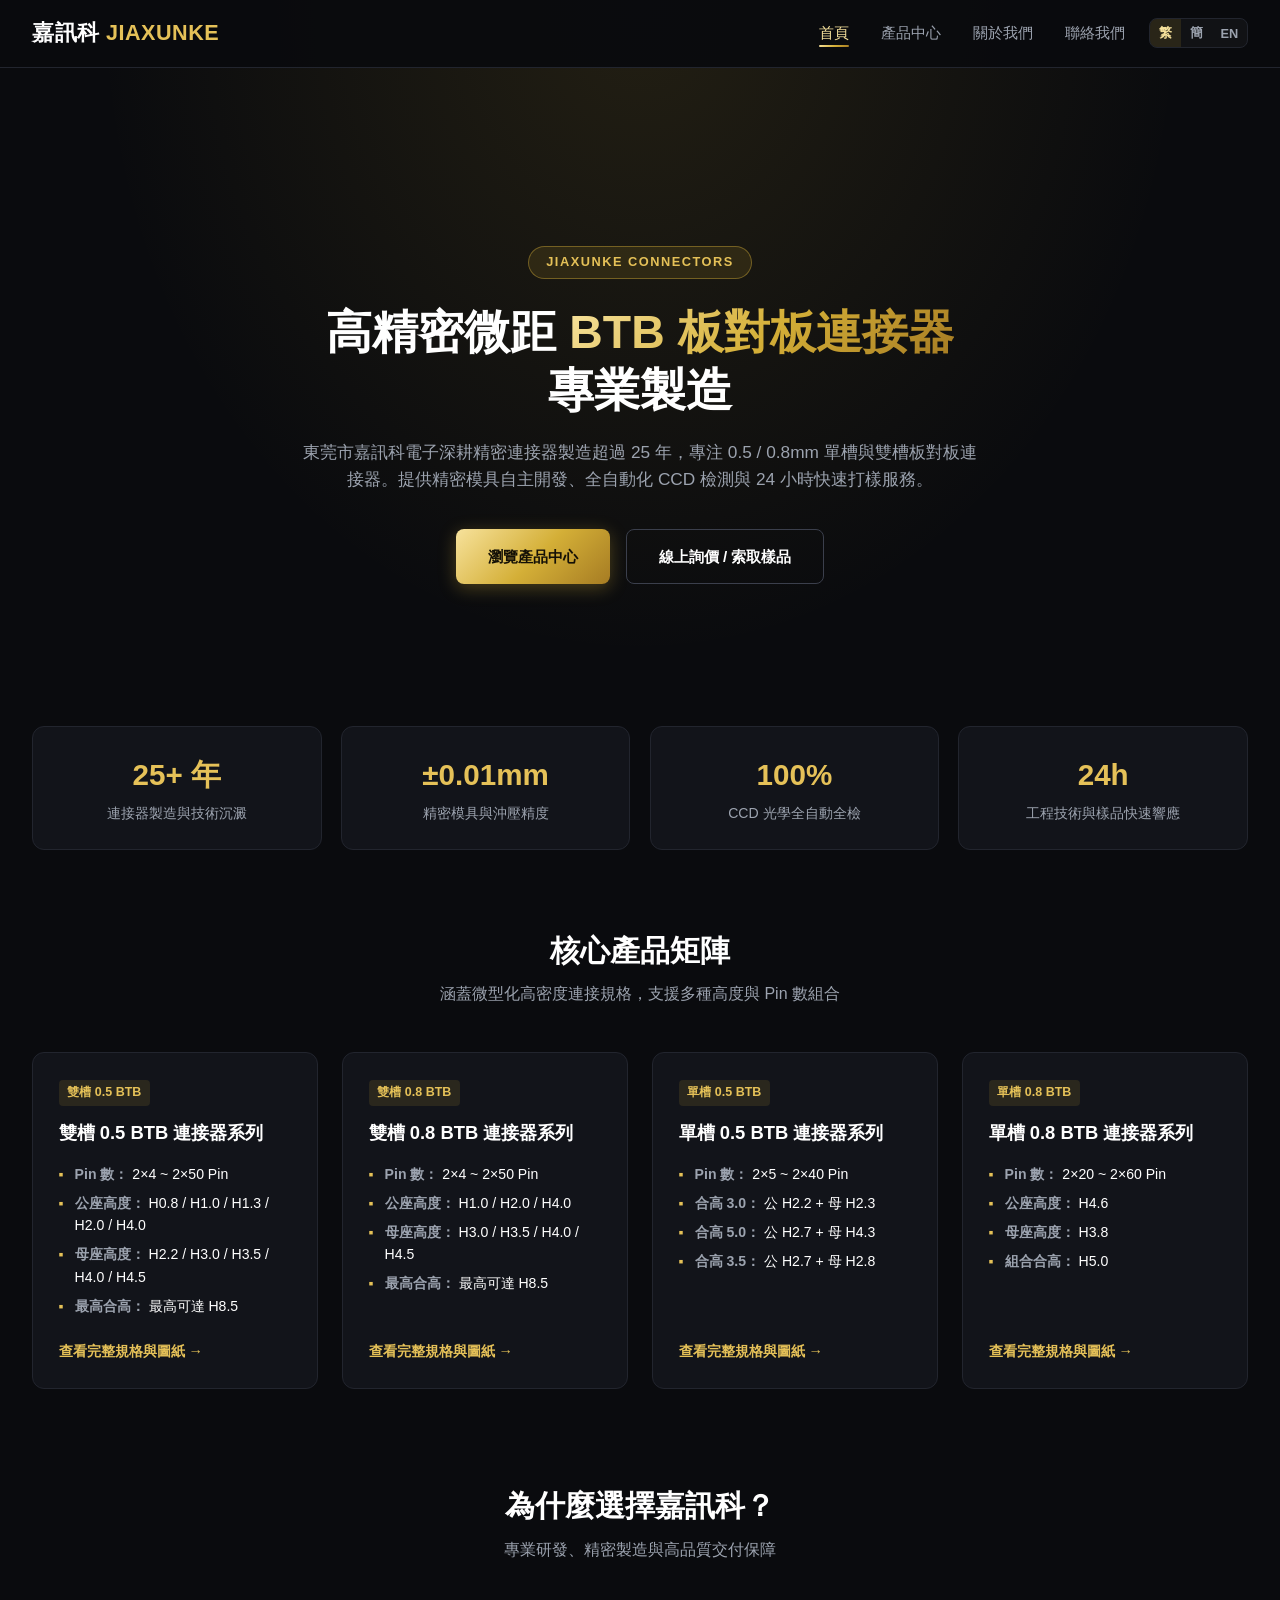
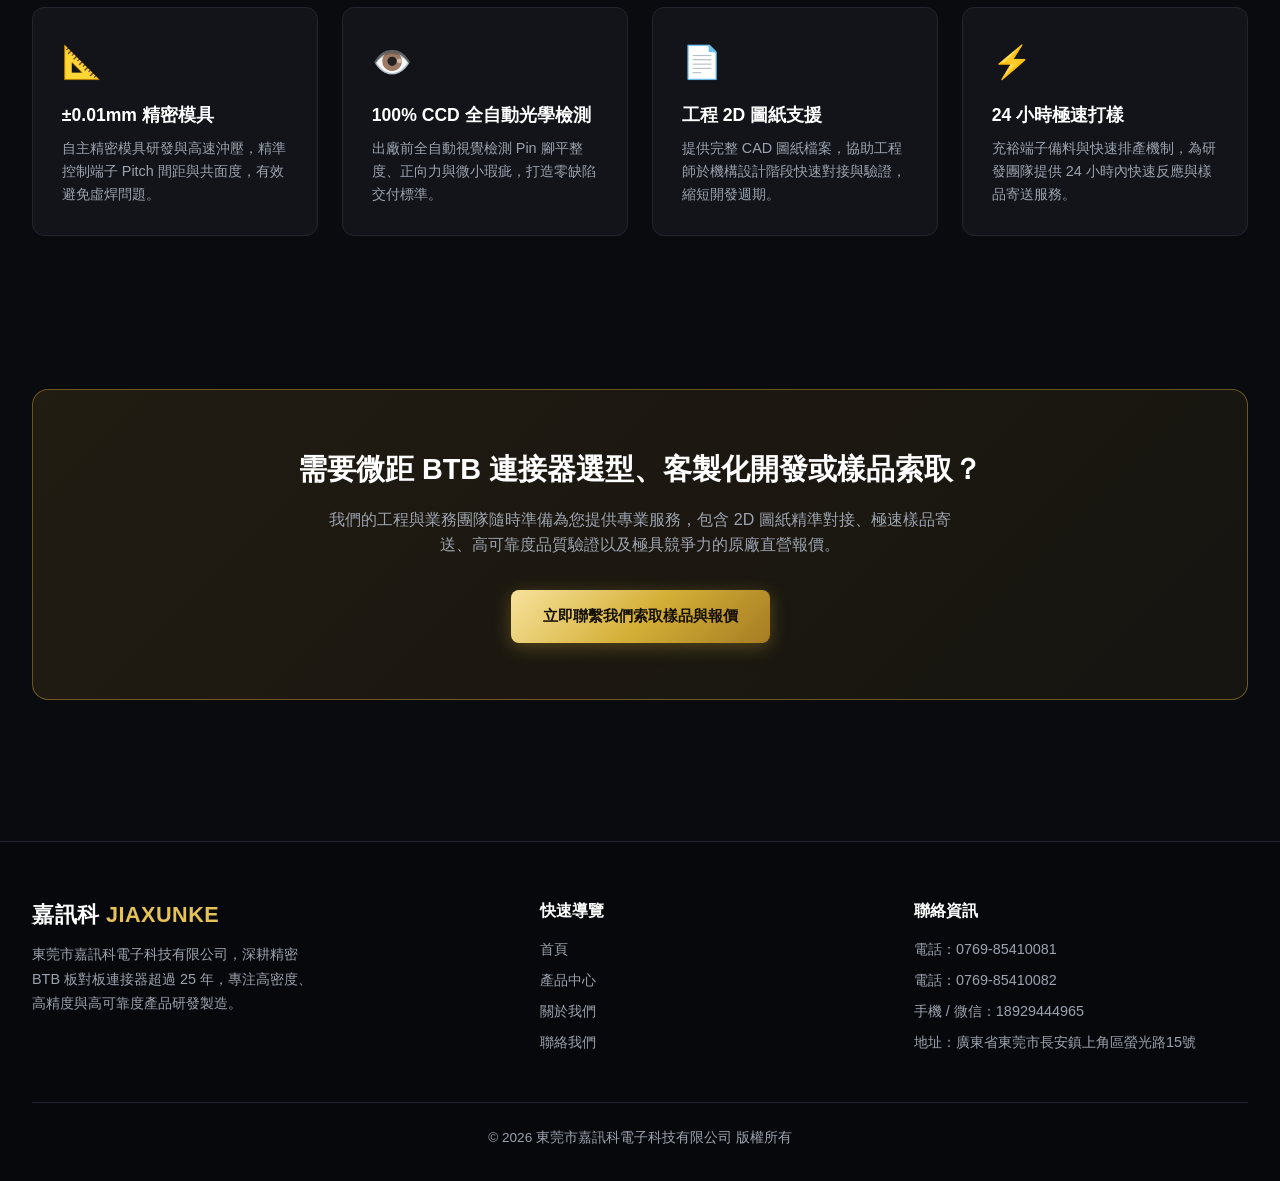
<file: index.html>
<!DOCTYPE html>
<html lang="zh-Hant">
<head>
  <meta charset="UTF-8">
  <meta name="viewport" content="width=device-width, initial-scale=1.0">
  <title>東莞市嘉訊科電子科技有限公司 | 高精密微距 BTB 板對板連接器專業製造</title>
  <meta name="description" content="東莞市嘉訊科電子深耕精密連接器製造超過 25 年，專注 0.5mm / 0.8mm 單槽與雙槽 BTB 板對板連接器研發製造。提供精密模具自主開發、100% CCD 全檢與 24 小時快速打樣服務。">
  <meta name="keywords" content="嘉訊科, BTB連接器, 板對板連接器, 0.5mm BTB, 0.8mm BTB, 微距連接器, 東莞連接器廠, 精密模具開發">
  <meta name="author" content="東莞市嘉訊科電子科技有限公司">
  <meta property="og:type" content="website">
  <meta property="og:title" content="東莞市嘉訊科電子科技有限公司 | 高精密微距 BTB 板對板連接器專業製造">
  <meta property="og:description" content="深耕 0.5/0.8mm BTB 板對板連接器，提供精密模具自主開發、全自動組裝與 24h 樣品響應。">
  <meta property="og:locale" content="zh_TW">
  <link rel="stylesheet" href="style.css">
  <style>
    .hero {
      min-height: 86vh;
      display: flex;
      align-items: center;
      justify-content: center;
      text-align: center;
      padding: 8.5rem 2rem 5rem;
      background: radial-gradient(ellipse at 50% 0%, var(--gold-tint) 0%, transparent 60%);
    }
    .hero-content { max-width: 920px; }
    .hero-tag {
      display: inline-block;
      padding: 0.35rem 1.1rem;
      background: var(--gold-tint);
      border: 1px solid var(--gold-border);
      color: var(--accent);
      border-radius: 20px;
      font-size: 0.8rem;
      font-weight: 600;
      letter-spacing: 1.5px;
      margin-bottom: 1.5rem;
    }
    .hero h1 {
      font-size: clamp(2rem, 5vw, 2.9rem);
      font-weight: 800;
      color: #FFF;
      line-height: 1.25;
      margin-bottom: 1.2rem;
    }
    .hero h1 span {
      background: var(--gold-gradient);
      -webkit-background-clip: text;
      -webkit-text-fill-color: transparent;
      background-clip: text;
    }
    .hero p {
      font-size: 1.08rem;
      color: var(--text-muted);
      margin: 0 auto 2.2rem;
      max-width: 680px;
    }
    .btn-group { display: flex; gap: 1rem; justify-content: center; flex-wrap: wrap; }

    .hero-stats {
      max-width: 1280px;
      margin: -3rem auto 0;
      padding: 0 2rem;
      display: grid;
      grid-template-columns: repeat(auto-fit, minmax(200px, 1fr));
      gap: 1.2rem;
      position: relative;
      z-index: 10;
    }
    .stat-item {
      background: var(--bg-card);
      border: 1px solid var(--border);
      border-radius: var(--radius);
      padding: 1.5rem 1.2rem;
      text-align: center;
      transition: border-color 0.25s, transform 0.25s;
    }
    .stat-item:hover { border-color: var(--gold-border); transform: translateY(-3px); }
    .stat-num { font-size: 1.85rem; font-weight: 700; color: var(--accent); margin-bottom: 0.25rem; }
    .stat-desc { font-size: 0.88rem; color: var(--text-muted); }

    .section { max-width: 1280px; margin: 0 auto; padding: 4.8rem 2rem; }
    .section.section-compact { padding-top: 1rem; }
    .section-title { text-align: center; margin-bottom: 2.8rem; }
    .section-title h2 { font-size: 1.85rem; color: #FFF; margin-bottom: 0.45rem; font-weight: 700; }
    .section-title p { color: var(--text-muted); font-size: 1rem; }

    .product-grid {
      display: grid;
      grid-template-columns: repeat(auto-fill, minmax(270px, 1fr));
      gap: 1.5rem;
    }
    .product-card {
      background: var(--bg-card);
      border: 1px solid var(--border);
      border-radius: var(--radius);
      padding: 1.6rem;
      display: flex;
      flex-direction: column;
      justify-content: space-between;
      transition: all 0.25s ease;
    }
    .product-card:hover { border-color: var(--accent); transform: translateY(-5px); box-shadow: var(--shadow); }
    .product-tag {
      display: inline-block;
      padding: 0.2rem 0.55rem;
      background: var(--gold-tint);
      color: var(--accent);
      font-size: 0.78rem;
      font-weight: 600;
      border-radius: 4px;
      margin-bottom: 0.7rem;
    }
    .product-card h3 { color: #FFF; font-size: 1.15rem; margin-bottom: 1rem; }
    .spec-list { list-style: none; color: var(--text-muted); margin-bottom: 1.4rem; font-size: 0.88rem; }
    .spec-list li { margin-bottom: 0.4rem; padding-left: 1rem; position: relative; }
    .spec-list li::before { content: "▪"; color: var(--accent); position: absolute; left: 0; }
    .spec-highlight { color: #FFF; font-weight: 500; }
    .product-link { color: var(--accent); font-size: 0.9rem; font-weight: 600; display: inline-flex; gap: 0.35rem; }
    .product-link:hover { color: var(--accent-light); }

    .feature-grid {
      display: grid;
      grid-template-columns: repeat(auto-fit, minmax(250px, 1fr));
      gap: 1.5rem;
    }
    .feature-card {
      background: var(--bg-card);
      border: 1px solid var(--border);
      border-radius: var(--radius);
      padding: 1.8rem;
      transition: border-color 0.25s;
    }
    .feature-card:hover { border-color: var(--gold-border); }
    .feature-icon { font-size: 2rem; margin-bottom: 0.8rem; }
    .feature-card h3 { color: #FFF; font-size: 1.1rem; margin-bottom: 0.5rem; }
    .feature-card p { color: var(--text-muted); font-size: 0.9rem; }

    .cta-banner {
      background: linear-gradient(135deg, rgba(181, 137, 46, 0.14), rgba(212, 175, 55, 0.06));
      border: 1px solid var(--gold-border);
      border-radius: 16px;
      padding: 3.5rem 2rem;
      text-align: center;
    }
    .cta-banner h2 { color: #FFF; font-size: 1.8rem; margin-bottom: 0.9rem; }
    .cta-banner p { color: var(--text-muted); max-width: 640px; margin: 0 auto 2rem; }

    @media (max-width: 768px) {
      .hero h1 { font-size: 1.85rem; }
      .btn-group { flex-direction: column; width: 100%; }
      .btn-primary, .btn-secondary { width: 100%; }
      .hero-stats { margin-top: -2rem; }
    }
  </style>
</head>
<body>
  <header>
    <div class="nav-container">
      <a href="index.html" class="logo">嘉訊科 <span>JIAXUNKE</span></a>
      <ul class="nav-links">
        <li><a href="index.html" class="active" data-i18n="nav_home">首頁</a></li>
        <li><a href="products.html" data-i18n="nav_products">產品中心</a></li>
        <li><a href="about.html" data-i18n="nav_about">關於我們</a></li>
        <li><a href="contact.html" data-i18n="nav_contact">聯絡我們</a></li>
      </ul>
      <div class="lang-switch" id="lang-switch" aria-label="Language">
        <button type="button" class="lang-btn active" data-lang="zh-Hant">繁</button>
        <button type="button" class="lang-btn" data-lang="zh-Hans">簡</button>
        <button type="button" class="lang-btn" data-lang="en">EN</button>
      </div>
      <button type="button" class="menu-toggle" id="mobile-menu" aria-label="開啟選單" aria-expanded="false">
        <span></span><span></span><span></span>
      </button>
    </div>
  </header>

  <ul class="mobile-drawer" id="mobile-nav">
    <li><a href="index.html" class="active" data-i18n="nav_home">首頁</a></li>
    <li><a href="products.html" data-i18n="nav_products">產品中心</a></li>
    <li><a href="about.html" data-i18n="nav_about">關於我們</a></li>
    <li><a href="contact.html" data-i18n="nav_contact">聯絡我們</a></li>
  </ul>
  <div class="nav-backdrop" id="nav-backdrop" aria-hidden="true"></div>

  <section class="hero">
    <div class="hero-content">
      <span class="hero-tag" data-i18n="hero_tag">JIAXUNKE CONNECTORS</span>
      <h1 data-i18n="hero_h1">高精密微距 <span>BTB 板對板連接器</span><br>專業製造</h1>
      <p data-i18n="hero_p">東莞市嘉訊科電子深耕精密連接器製造超過 25 年，專注 0.5 / 0.8mm 單槽與雙槽板對板連接器。提供精密模具自主開發、全自動化 CCD 檢測與 24 小時快速打樣服務。</p>
      <div class="btn-group">
        <a href="products.html" class="btn-primary" data-i18n="btn_products">瀏覽產品中心</a>
        <a href="contact.html" class="btn-secondary" data-i18n="btn_inquiry">線上詢價 / 索取樣品</a>
      </div>
    </div>
  </section>

  <div class="hero-stats">
    <div class="stat-item">
      <div class="stat-num" data-i18n="stat1_n">25+ 年</div>
      <div class="stat-desc" data-i18n="stat1_d">連接器製造與技術沉澱</div>
    </div>
    <div class="stat-item">
      <div class="stat-num" data-i18n="stat2_n">±0.01mm</div>
      <div class="stat-desc" data-i18n="stat2_d">精密模具與沖壓精度</div>
    </div>
    <div class="stat-item">
      <div class="stat-num" data-i18n="stat3_n">100%</div>
      <div class="stat-desc" data-i18n="stat3_d">CCD 光學全自動全檢</div>
    </div>
    <div class="stat-item">
      <div class="stat-num" data-i18n="stat4_n">24h</div>
      <div class="stat-desc" data-i18n="stat4_d">工程技術與樣品快速響應</div>
    </div>
  </div>

  <section class="section">
    <div class="section-title">
      <h2 data-i18n="sec_prod_h">核心產品矩陣</h2>
      <p data-i18n="sec_prod_p">涵蓋微型化高密度連接規格，支援多種高度與 Pin 數組合</p>
    </div>
    <div class="product-grid">
      <div class="product-card">
        <div>
          <span class="product-tag" data-i18n="p1_tag">雙槽 0.5 BTB</span>
          <h3 data-i18n="p1_h">雙槽 0.5 BTB 連接器系列</h3>
          <ul class="spec-list">
            <li data-i18n="p1_s1"><strong>Pin 數：</strong> <span class="spec-highlight">2×4 ~ 2×50 Pin</span></li>
            <li data-i18n="p1_s2"><strong>公座高度：</strong> <span class="spec-highlight">H0.8 / H1.0 / H1.3 / H2.0 / H4.0</span></li>
            <li data-i18n="p1_s3"><strong>母座高度：</strong> <span class="spec-highlight">H2.2 / H3.0 / H3.5 / H4.0 / H4.5</span></li>
            <li data-i18n="p1_s4"><strong>最高合高：</strong> <span class="spec-highlight">最高可達 H8.5</span></li>
          </ul>
        </div>
        <a href="products.html" class="product-link" data-i18n="view_more">查看完整規格與圖紙 →</a>
      </div>

      <div class="product-card">
        <div>
          <span class="product-tag" data-i18n="p2_tag">雙槽 0.8 BTB</span>
          <h3 data-i18n="p2_h">雙槽 0.8 BTB 連接器系列</h3>
          <ul class="spec-list">
            <li data-i18n="p2_s1"><strong>Pin 數：</strong> <span class="spec-highlight">2×4 ~ 2×50 Pin</span></li>
            <li data-i18n="p2_s2"><strong>公座高度：</strong> <span class="spec-highlight">H1.0 / H2.0 / H4.0</span></li>
            <li data-i18n="p2_s3"><strong>母座高度：</strong> <span class="spec-highlight">H3.0 / H3.5 / H4.0 / H4.5</span></li>
            <li data-i18n="p2_s4"><strong>最高合高：</strong> <span class="spec-highlight">最高可達 H8.5</span></li>
          </ul>
        </div>
        <a href="products.html" class="product-link" data-i18n="view_more">查看完整規格與圖紙 →</a>
      </div>

      <div class="product-card">
        <div>
          <span class="product-tag" data-i18n="p3_tag">單槽 0.5 BTB</span>
          <h3 data-i18n="p3_h">單槽 0.5 BTB 連接器系列</h3>
          <ul class="spec-list">
            <li data-i18n="p3_s1"><strong>Pin 數：</strong> <span class="spec-highlight">2×5 ~ 2×40 Pin</span></li>
            <li data-i18n="p3_s2"><strong>合高 3.0：</strong> <span class="spec-highlight">公 H2.2 + 母 H2.3</span></li>
            <li data-i18n="p3_s3"><strong>合高 5.0：</strong> <span class="spec-highlight">公 H2.7 + 母 H4.3</span></li>
            <li data-i18n="p3_s4"><strong>合高 3.5：</strong> <span class="spec-highlight">公 H2.7 + 母 H2.8</span></li>
          </ul>
        </div>
        <a href="products.html" class="product-link" data-i18n="view_more">查看完整規格與圖紙 →</a>
      </div>

      <div class="product-card">
        <div>
          <span class="product-tag" data-i18n="p4_tag">單槽 0.8 BTB</span>
          <h3 data-i18n="p4_h">單槽 0.8 BTB 連接器系列</h3>
          <ul class="spec-list">
            <li data-i18n="p4_s1"><strong>Pin 數：</strong> <span class="spec-highlight">2×20 ~ 2×60 Pin</span></li>
            <li data-i18n="p4_s2"><strong>公座高度：</strong> <span class="spec-highlight">H4.6</span></li>
            <li data-i18n="p4_s3"><strong>母座高度：</strong> <span class="spec-highlight">H3.8</span></li>
            <li data-i18n="p4_s4"><strong>組合合高：</strong> <span class="spec-highlight">H5.0</span></li>
          </ul>
        </div>
        <a href="products.html" class="product-link" data-i18n="view_more">查看完整規格與圖紙 →</a>
      </div>
    </div>
  </section>

  <section class="section section-compact">
    <div class="section-title">
      <h2 data-i18n="why_h">為什麼選擇嘉訊科？</h2>
      <p data-i18n="why_p">專業研發、精密製造與高品質交付保障</p>
    </div>
    <div class="feature-grid">
      <div class="feature-card">
        <div class="feature-icon">📐</div>
        <h3 data-i18n="f1_h">±0.01mm 精密模具</h3>
        <p data-i18n="f1_p">自主精密模具研發與高速沖壓，精準控制端子 Pitch 間距與共面度，有效避免虛焊問題。</p>
      </div>
      <div class="feature-card">
        <div class="feature-icon">👁️</div>
        <h3 data-i18n="f2_h">100% CCD 全自動光學檢測</h3>
        <p data-i18n="f2_p">出廠前全自動視覺檢測 Pin 腳平整度、正向力與微小瑕疵，打造零缺陷交付標準。</p>
      </div>
      <div class="feature-card">
        <div class="feature-icon">📄</div>
        <h3 data-i18n="f3_h">工程 2D 圖紙支援</h3>
        <p data-i18n="f3_p">提供完整 CAD 圖紙檔案，協助工程師於機構設計階段快速對接與驗證，縮短開發週期。</p>
      </div>
      <div class="feature-card">
        <div class="feature-icon">⚡</div>
        <h3 data-i18n="f4_h">24 小時極速打樣</h3>
        <p data-i18n="f4_p">充裕端子備料與快速排產機制，為研發團隊提供 24 小時內快速反應與樣品寄送服務。</p>
      </div>
    </div>
  </section>

  <section class="section">
    <div class="cta-banner">
      <h2 data-i18n="cta_h">需要微距 BTB 連接器選型、客製化開發或樣品索取？</h2>
      <p data-i18n="cta_p">我們的工程與業務團隊隨時準備為您提供專業服務，包含 2D 圖紙精準對接、極速樣品寄送、高可靠度品質驗證以及極具競爭力的原廠直營報價。</p>
      <a href="contact.html" class="btn-primary" data-i18n="cta_btn">立即聯繫我們索取樣品與報價</a>
    </div>
  </section>

  <footer>
    <div class="footer-inner">
      <div class="footer-brand">
        <a href="index.html" class="logo">嘉訊科 <span>JIAXUNKE</span></a>
        <p data-i18n="footer_desc">東莞市嘉訊科電子科技有限公司，深耕精密 BTB 板對板連接器超過 25 年，專注高密度、高精度與高可靠度產品研發製造。</p>
      </div>
      <div class="footer-col">
        <h4 data-i18n="footer_nav">快速導覽</h4>
        <ul>
          <li><a href="index.html" data-i18n="nav_home">首頁</a></li>
          <li><a href="products.html" data-i18n="nav_products">產品中心</a></li>
          <li><a href="about.html" data-i18n="nav_about">關於我們</a></li>
          <li><a href="contact.html" data-i18n="nav_contact">聯絡我們</a></li>
        </ul>
      </div>
      <div class="footer-col">
        <h4 data-i18n="footer_contact">聯絡資訊</h4>
        <ul>
          <li><a href="tel:076985410081" data-i18n="footer_tel1">電話：0769-85410081</a></li>
          <li><a href="tel:076985410082" data-i18n="footer_tel2">電話：0769-85410082</a></li>
          <li><a href="tel:18929444965" data-i18n="footer_mobile">手機 / 微信：18929444965</a></li>
          <li data-i18n="footer_addr">地址：廣東省東莞市長安鎮上角區螢光路15號</li>
        </ul>
      </div>
    </div>
    <div class="footer-bottom" data-i18n="footer_copy">© 2026 東莞市嘉訊科電子科技有限公司 版權所有</div>
  </footer>

  <script>
    window.JXK_PAGE_I18N = {
      "zh-Hant": {
        nav_home: "首頁", nav_products: "產品中心", nav_about: "關於我們", nav_contact: "聯絡我們",
        hero_tag: "JIAXUNKE CONNECTORS",
        hero_h1: "高精密微距 <span>BTB 板對板連接器</span><br>專業製造",
        hero_p: "東莞市嘉訊科電子深耕精密連接器製造超過 25 年，專注 0.5 / 0.8mm 單槽與雙槽板對板連接器。提供精密模具自主開發、全自動化 CCD 檢測與 24 小時快速打樣服務。",
        btn_products: "瀏覽產品中心", btn_inquiry: "線上詢價 / 索取樣品",
        stat1_n: "25+ 年", stat1_d: "連接器製造與技術沉澱",
        stat2_n: "±0.01mm", stat2_d: "精密模具與沖壓精度",
        stat3_n: "100%", stat3_d: "CCD 光學全自動全檢",
        stat4_n: "24h", stat4_d: "工程技術與樣品快速響應",
        sec_prod_h: "核心產品矩陣", sec_prod_p: "涵蓋微型化高密度連接規格，支援多種高度與 Pin 數組合",
        p1_tag: "雙槽 0.5 BTB", p1_h: "雙槽 0.5 BTB 連接器系列",
        p1_s1: "<strong>Pin 數：</strong> <span class=\"spec-highlight\">2×4 ~ 2×50 Pin</span>",
        p1_s2: "<strong>公座高度：</strong> <span class=\"spec-highlight\">H0.8 / H1.0 / H1.3 / H2.0 / H4.0</span>",
        p1_s3: "<strong>母座高度：</strong> <span class=\"spec-highlight\">H2.2 / H3.0 / H3.5 / H4.0 / H4.5</span>",
        p1_s4: "<strong>最高合高：</strong> <span class=\"spec-highlight\">最高可達 H8.5</span>",
        p2_tag: "雙槽 0.8 BTB", p2_h: "雙槽 0.8 BTB 連接器系列",
        p2_s1: "<strong>Pin 數：</strong> <span class=\"spec-highlight\">2×4 ~ 2×50 Pin</span>",
        p2_s2: "<strong>公座高度：</strong> <span class=\"spec-highlight\">H1.0 / H2.0 / H4.0</span>",
        p2_s3: "<strong>母座高度：</strong> <span class=\"spec-highlight\">H3.0 / H3.5 / H4.0 / H4.5</span>",
        p2_s4: "<strong>最高合高：</strong> <span class=\"spec-highlight\">最高可達 H8.5</span>",
        p3_tag: "單槽 0.5 BTB", p3_h: "單槽 0.5 BTB 連接器系列",
        p3_s1: "<strong>Pin 數：</strong> <span class=\"spec-highlight\">2×5 ~ 2×40 Pin</span>",
        p3_s2: "<strong>合高 3.0：</strong> <span class=\"spec-highlight\">公 H2.2 + 母 H2.3</span>",
        p3_s3: "<strong>合高 5.0：</strong> <span class=\"spec-highlight\">公 H2.7 + 母 H4.3</span>",
        p3_s4: "<strong>合高 3.5：</strong> <span class=\"spec-highlight\">公 H2.7 + 母 H2.8</span>",
        p4_tag: "單槽 0.8 BTB", p4_h: "單槽 0.8 BTB 連接器系列",
        p4_s1: "<strong>Pin 數：</strong> <span class=\"spec-highlight\">2×20 ~ 2×60 Pin</span>",
        p4_s2: "<strong>公座高度：</strong> <span class=\"spec-highlight\">H4.6</span>",
        p4_s3: "<strong>母座高度：</strong> <span class=\"spec-highlight\">H3.8</span>",
        p4_s4: "<strong>組合合高：</strong> <span class=\"spec-highlight\">H5.0</span>",
        view_more: "查看完整規格與圖紙 →",
        why_h: "為什麼選擇嘉訊科？", why_p: "專業研發、精密製造與高品質交付保障",
        f1_h: "±0.01mm 精密模具", f1_p: "自主精密模具研發與高速沖壓，精準控制端子 Pitch 間距與共面度，有效避免虛焊問題。",
        f2_h: "100% CCD 全自動光學檢測", f2_p: "出廠前全自動視覺檢測 Pin 腳平整度、正向力與微小瑕疵，打造零缺陷交付標準。",
        f3_h: "工程 2D 圖紙支援", f3_p: "提供完整 CAD 圖紙檔案，協助工程師於機構設計階段快速對接與驗證，縮短開發週期。",
        f4_h: "24 小時極速打樣", f4_p: "充裕端子備料與快速排產機制，為研發團隊提供 24 小時內快速反應與樣品寄送服務。",
        cta_h: "需要微距 BTB 連接器選型、客製化開發或樣品索取？",
        cta_p: "我們的工程與業務團隊隨時準備為您提供專業服務，包含 2D 圖紙精準對接、極速樣品寄送、高可靠度品質驗證以及極具競爭力的原廠直營報價。",
        cta_btn: "立即聯繫我們索取樣品與報價",
        footer_desc: "東莞市嘉訊科電子科技有限公司，深耕精密 BTB 板對板連接器超過 25 年，專注高密度、高精度與高可靠度產品研發製造。",
        footer_nav: "快速導覽", footer_contact: "聯絡資訊",
        footer_tel1: "電話：0769-85410081", footer_tel2: "電話：0769-85410082",
        footer_mobile: "手機 / 微信：18929444965", footer_addr: "地址：廣東省東莞市長安鎮上角區螢光路15號",
        footer_copy: "© 2026 東莞市嘉訊科電子科技有限公司 版權所有"
      },
      "zh-Hans": {
        nav_home: "首页", nav_products: "产品中心", nav_about: "关于我们", nav_contact: "联系我们",
        hero_tag: "JIAXUNKE CONNECTORS",
        hero_h1: "高精密微距 <span>BTB 板对板连接器</span><br>专业制造",
        hero_p: "东莞市嘉讯科电子深耕精密连接器制造超过 25 年，专注 0.5 / 0.8mm 单槽与双槽板对板连接器。提供精密模具自主开发、全自动化 CCD 检测与 24 小时快速打样服务。",
        btn_products: "浏览产品中心", btn_inquiry: "在线询价 / 索取样品",
        stat1_n: "25+ 年", stat1_d: "连接器制造与技术沉淀",
        stat2_n: "±0.01mm", stat2_d: "精密模具与冲压精度",
        stat3_n: "100%", stat3_d: "CCD 光学全自动全检",
        stat4_n: "24h", stat4_d: "工程技术与样品快速响应",
        sec_prod_h: "核心产品矩阵", sec_prod_p: "涵盖微型化高密度连接规格，支持多种高度与 Pin 数组合",
        p1_tag: "双槽 0.5 BTB", p1_h: "双槽 0.5 BTB 连接器系列",
        p1_s1: "<strong>Pin 数：</strong> <span class=\"spec-highlight\">2×4 ~ 2×50 Pin</span>",
        p1_s2: "<strong>公座高度：</strong> <span class=\"spec-highlight\">H0.8 / H1.0 / H1.3 / H2.0 / H4.0</span>",
        p1_s3: "<strong>母座高度：</strong> <span class=\"spec-highlight\">H2.2 / H3.0 / H3.5 / H4.0 / H4.5</span>",
        p1_s4: "<strong>最高合高：</strong> <span class=\"spec-highlight\">最高可达 H8.5</span>",
        p2_tag: "双槽 0.8 BTB", p2_h: "双槽 0.8 BTB 连接器系列",
        p2_s1: "<strong>Pin 数：</strong> <span class=\"spec-highlight\">2×4 ~ 2×50 Pin</span>",
        p2_s2: "<strong>公座高度：</strong> <span class=\"spec-highlight\">H1.0 / H2.0 / H4.0</span>",
        p2_s3: "<strong>母座高度：</strong> <span class=\"spec-highlight\">H3.0 / H3.5 / H4.0 / H4.5</span>",
        p2_s4: "<strong>最高合高：</strong> <span class=\"spec-highlight\">最高可达 H8.5</span>",
        p3_tag: "单槽 0.5 BTB", p3_h: "单槽 0.5 BTB 连接器系列",
        p3_s1: "<strong>Pin 数：</strong> <span class=\"spec-highlight\">2×5 ~ 2×40 Pin</span>",
        p3_s2: "<strong>合高 3.0：</strong> <span class=\"spec-highlight\">公 H2.2 + 母 H2.3</span>",
        p3_s3: "<strong>合高 5.0：</strong> <span class=\"spec-highlight\">公 H2.7 + 母 H4.3</span>",
        p3_s4: "<strong>合高 3.5：</strong> <span class=\"spec-highlight\">公 H2.7 + 母 H2.8</span>",
        p4_tag: "单槽 0.8 BTB", p4_h: "单槽 0.8 BTB 连接器系列",
        p4_s1: "<strong>Pin 数：</strong> <span class=\"spec-highlight\">2×20 ~ 2×60 Pin</span>",
        p4_s2: "<strong>公座高度：</strong> <span class=\"spec-highlight\">H4.6</span>",
        p4_s3: "<strong>母座高度：</strong> <span class=\"spec-highlight\">H3.8</span>",
        p4_s4: "<strong>组合合高：</strong> <span class=\"spec-highlight\">H5.0</span>",
        view_more: "查看完整规格与图纸 →",
        why_h: "为什么选择嘉讯科？", why_p: "专业研发、精密制造与高品质交付保障",
        f1_h: "±0.01mm 精密模具", f1_p: "自主精密模具研发与高速冲压，精准控制端子 Pitch 间距与共面度，有效避免虚焊问题。",
        f2_h: "100% CCD 全自动光学检测", f2_p: "出厂前全自动视觉检测 Pin 脚平整度、正向力与微小瑕疵，打造零缺陷交付标准。",
        f3_h: "工程 2D 图纸支持", f3_p: "提供完整 CAD 图纸档案，协助工程师于机构设计阶段快速对接与验证，缩短开发周期。",
        f4_h: "24 小时极速打样", f4_p: "充裕端子备料与快速排产机制，为研发团队提供 24 小时内快速反应与样品寄送服务。",
        cta_h: "需要微距 BTB 连接器选型、客制化开发或样品索取？",
        cta_p: "我们的工程与业务团队随时准备为您提供专业服务，包含 2D 图纸精准对接、极速样品寄送、高可靠度品质验证以及极具竞争力的原厂直营报价。",
        cta_btn: "立即联系我们索取样品与报价",
        footer_desc: "东莞市嘉讯科电子科技有限公司，深耕精密 BTB 板对板连接器超过 25 年，专注高密度、高精度与高可靠度产品研发制造。",
        footer_nav: "快速导览", footer_contact: "联系信息",
        footer_tel1: "电话：0769-85410081", footer_tel2: "电话：0769-85410082",
        footer_mobile: "手机 / 微信：18929444965", footer_addr: "地址：广东省东莞市长安镇上角区荧光路15号",
        footer_copy: "© 2026 东莞市嘉讯科电子科技有限公司 版权所有"
      },
      "en": {
        nav_home: "Home", nav_products: "Products", nav_about: "About", nav_contact: "Contact",
        hero_tag: "JIAXUNKE CONNECTORS",
        hero_h1: "Fine-Pitch <span>BTB Board-to-Board Connectors</span><br>Precision Manufacturing",
        hero_p: "Dongguan Jiaxunke Electronics has specialized in precision interconnects for over 25 years, focusing on 0.5 mm / 0.8 mm single-row and dual-row board-to-board (BTB) connectors. In-house tooling, fully automated AOI, and 24-hour sample turnaround.",
        btn_products: "Browse Products", btn_inquiry: "RFQ / Request Samples",
        stat1_n: "25+ yrs", stat1_d: "Interconnect manufacturing experience",
        stat2_n: "±0.01 mm", stat2_d: "Precision tooling & stamping",
        stat3_n: "100%", stat3_d: "Full automated optical inspection",
        stat4_n: "24h", stat4_d: "Engineering support & sample lead time",
        sec_prod_h: "Product Portfolio", sec_prod_p: "Fine-pitch, high-density BTB interconnects in multiple stack heights and pin counts",
        p1_tag: "0.5 mm Dual-Row BTB", p1_h: "0.5 mm Dual-Row BTB Series",
        p1_s1: "<strong>Pin count:</strong> <span class=\"spec-highlight\">2×4 to 2×50</span>",
        p1_s2: "<strong>Header height:</strong> <span class=\"spec-highlight\">H0.8 / H1.0 / H1.3 / H2.0 / H4.0</span>",
        p1_s3: "<strong>Receptacle height:</strong> <span class=\"spec-highlight\">H2.2 / H3.0 / H3.5 / H4.0 / H4.5</span>",
        p1_s4: "<strong>Stack height:</strong> <span class=\"spec-highlight\">Up to 8.5 mm</span>",
        p2_tag: "0.8 mm Dual-Row BTB", p2_h: "0.8 mm Dual-Row BTB Series",
        p2_s1: "<strong>Pin count:</strong> <span class=\"spec-highlight\">2×4 to 2×50</span>",
        p2_s2: "<strong>Header height:</strong> <span class=\"spec-highlight\">H1.0 / H2.0 / H4.0</span>",
        p2_s3: "<strong>Receptacle height:</strong> <span class=\"spec-highlight\">H3.0 / H3.5 / H4.0 / H4.5</span>",
        p2_s4: "<strong>Stack height:</strong> <span class=\"spec-highlight\">Up to 8.5 mm</span>",
        p3_tag: "0.5 mm Single-Row BTB", p3_h: "0.5 mm Single-Row BTB Series",
        p3_s1: "<strong>Pin count:</strong> <span class=\"spec-highlight\">2×5 to 2×40</span>",
        p3_s2: "<strong>Stack 3.0 mm:</strong> <span class=\"spec-highlight\">Header H2.2 + Receptacle H2.3</span>",
        p3_s3: "<strong>Stack 5.0 mm:</strong> <span class=\"spec-highlight\">Header H2.7 + Receptacle H4.3</span>",
        p3_s4: "<strong>Stack 3.5 mm:</strong> <span class=\"spec-highlight\">Header H2.7 + Receptacle H2.8</span>",
        p4_tag: "0.8 mm Single-Row BTB", p4_h: "0.8 mm Single-Row BTB Series",
        p4_s1: "<strong>Pin count:</strong> <span class=\"spec-highlight\">2×20 to 2×60</span>",
        p4_s2: "<strong>Header height:</strong> <span class=\"spec-highlight\">H4.6</span>",
        p4_s3: "<strong>Receptacle height:</strong> <span class=\"spec-highlight\">H3.8</span>",
        p4_s4: "<strong>Stack height:</strong> <span class=\"spec-highlight\">5.0 mm</span>",
        view_more: "View full specifications & drawings →",
        why_h: "Why Jiaxunke?", why_p: "Engineering support, precision manufacturing, and reliable delivery",
        f1_h: "±0.01 mm Precision Tooling", f1_p: "In-house tooling design and high-speed stamping control pin pitch and coplanarity to minimize solder joint defects.",
        f2_h: "100% Automated Optical Inspection (AOI)", f2_p: "100% AOI of pin coplanarity, contact normal force, and cosmetic defects before shipment.",
        f3_h: "Engineering Drawing Support", f3_p: "Full 2D/CAD packages to accelerate PCB footprint and mechanical fit verification.",
        f4_h: "24-Hour Sample Turnaround", f4_p: "Ready terminal inventory and fast scheduling for sample shipment within 24 hours.",
        cta_h: "Need BTB part selection, customization, or samples?",
        cta_p: "Our engineering and sales teams support drawing match, fast samples, reliability validation, and competitive factory pricing.",
        cta_btn: "Request samples & quotation",
        footer_desc: "Dongguan Jiaxunke Electronics Technology Co., Ltd. — 25+ years specializing in precision BTB board-to-board connectors.",
        footer_nav: "Quick Links", footer_contact: "Contact",
        footer_tel1: "Tel: 0769-85410081", footer_tel2: "Tel: 0769-85410082",
        footer_mobile: "Mobile / WeChat: 18929444965",
        footer_addr: "Address: No.15 Yingguang Rd, Shangjiao, Changan, Dongguan, Guangdong, China",
        footer_copy: "© 2026 Dongguan Jiaxunke Electronics Technology Co., Ltd. All rights reserved"
      }
    };
  </script>
  <script src="main.js"></script>
</body>
</html>
</file>
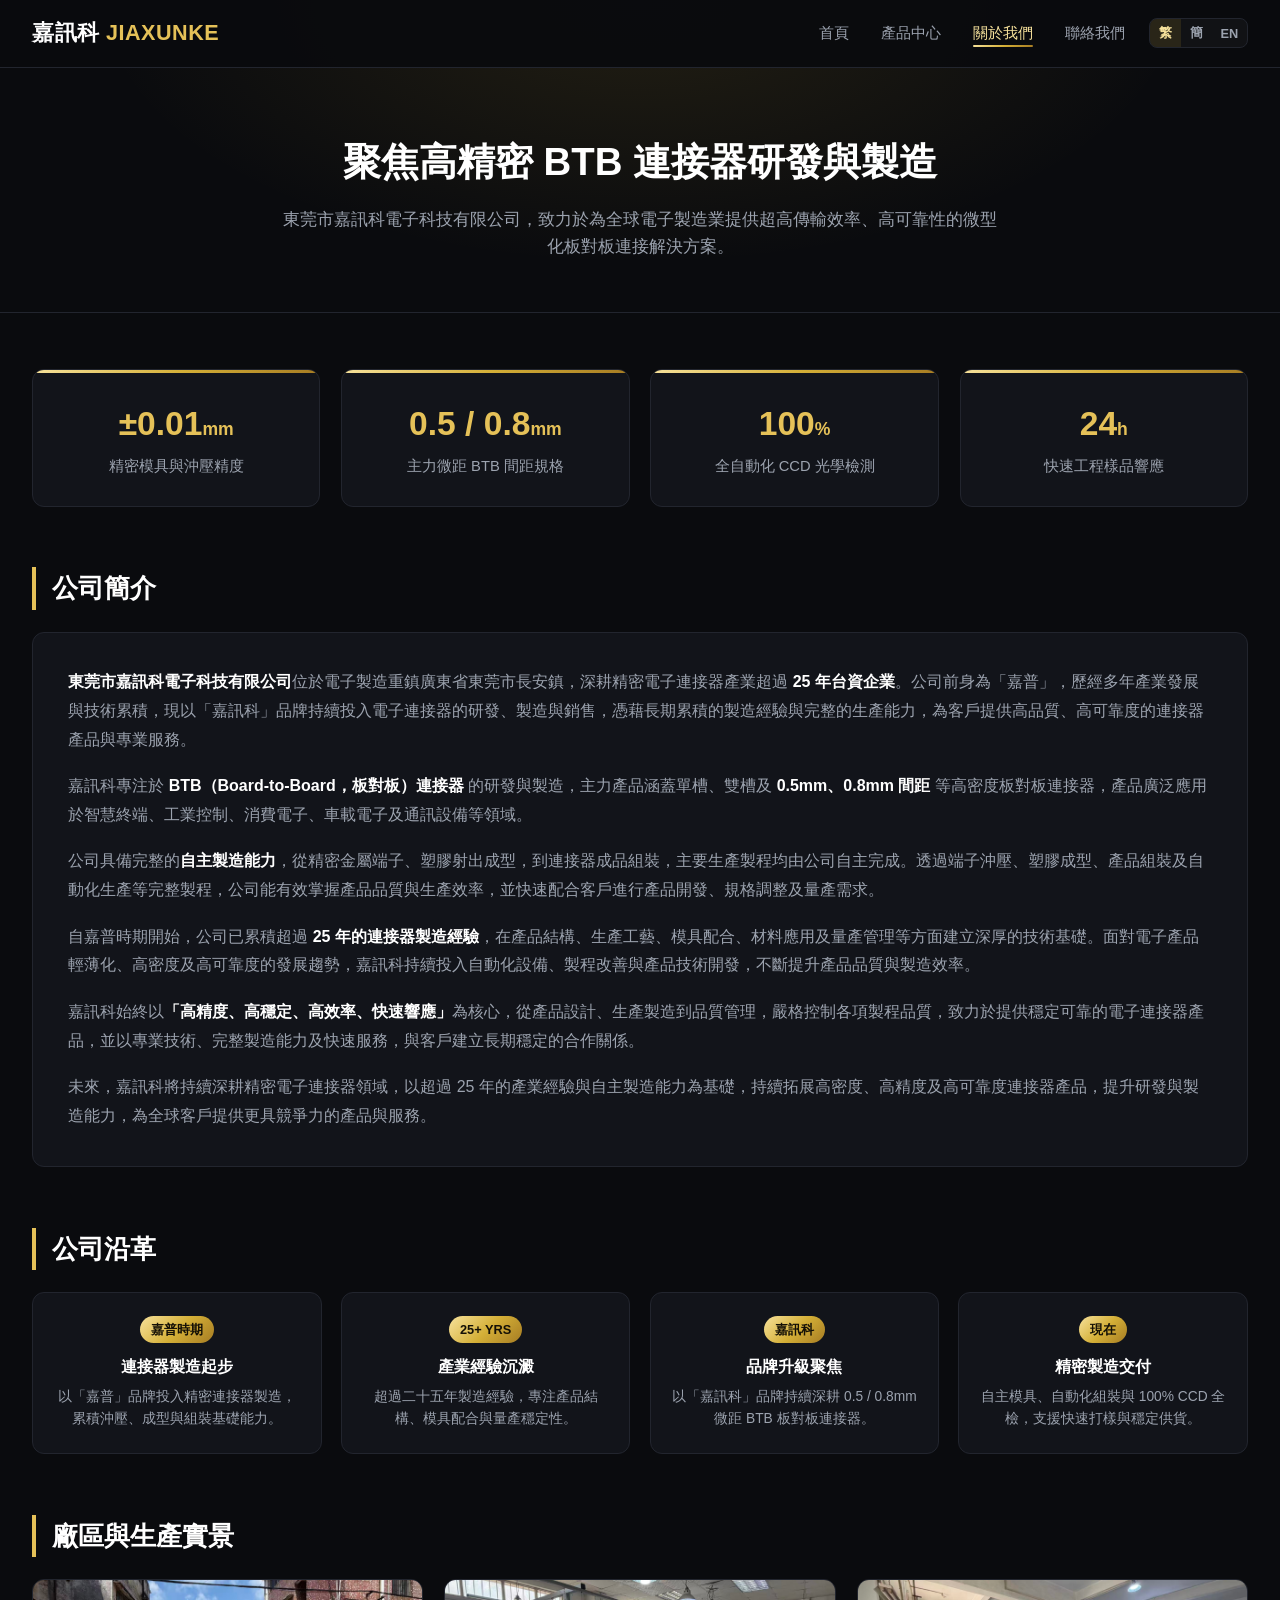
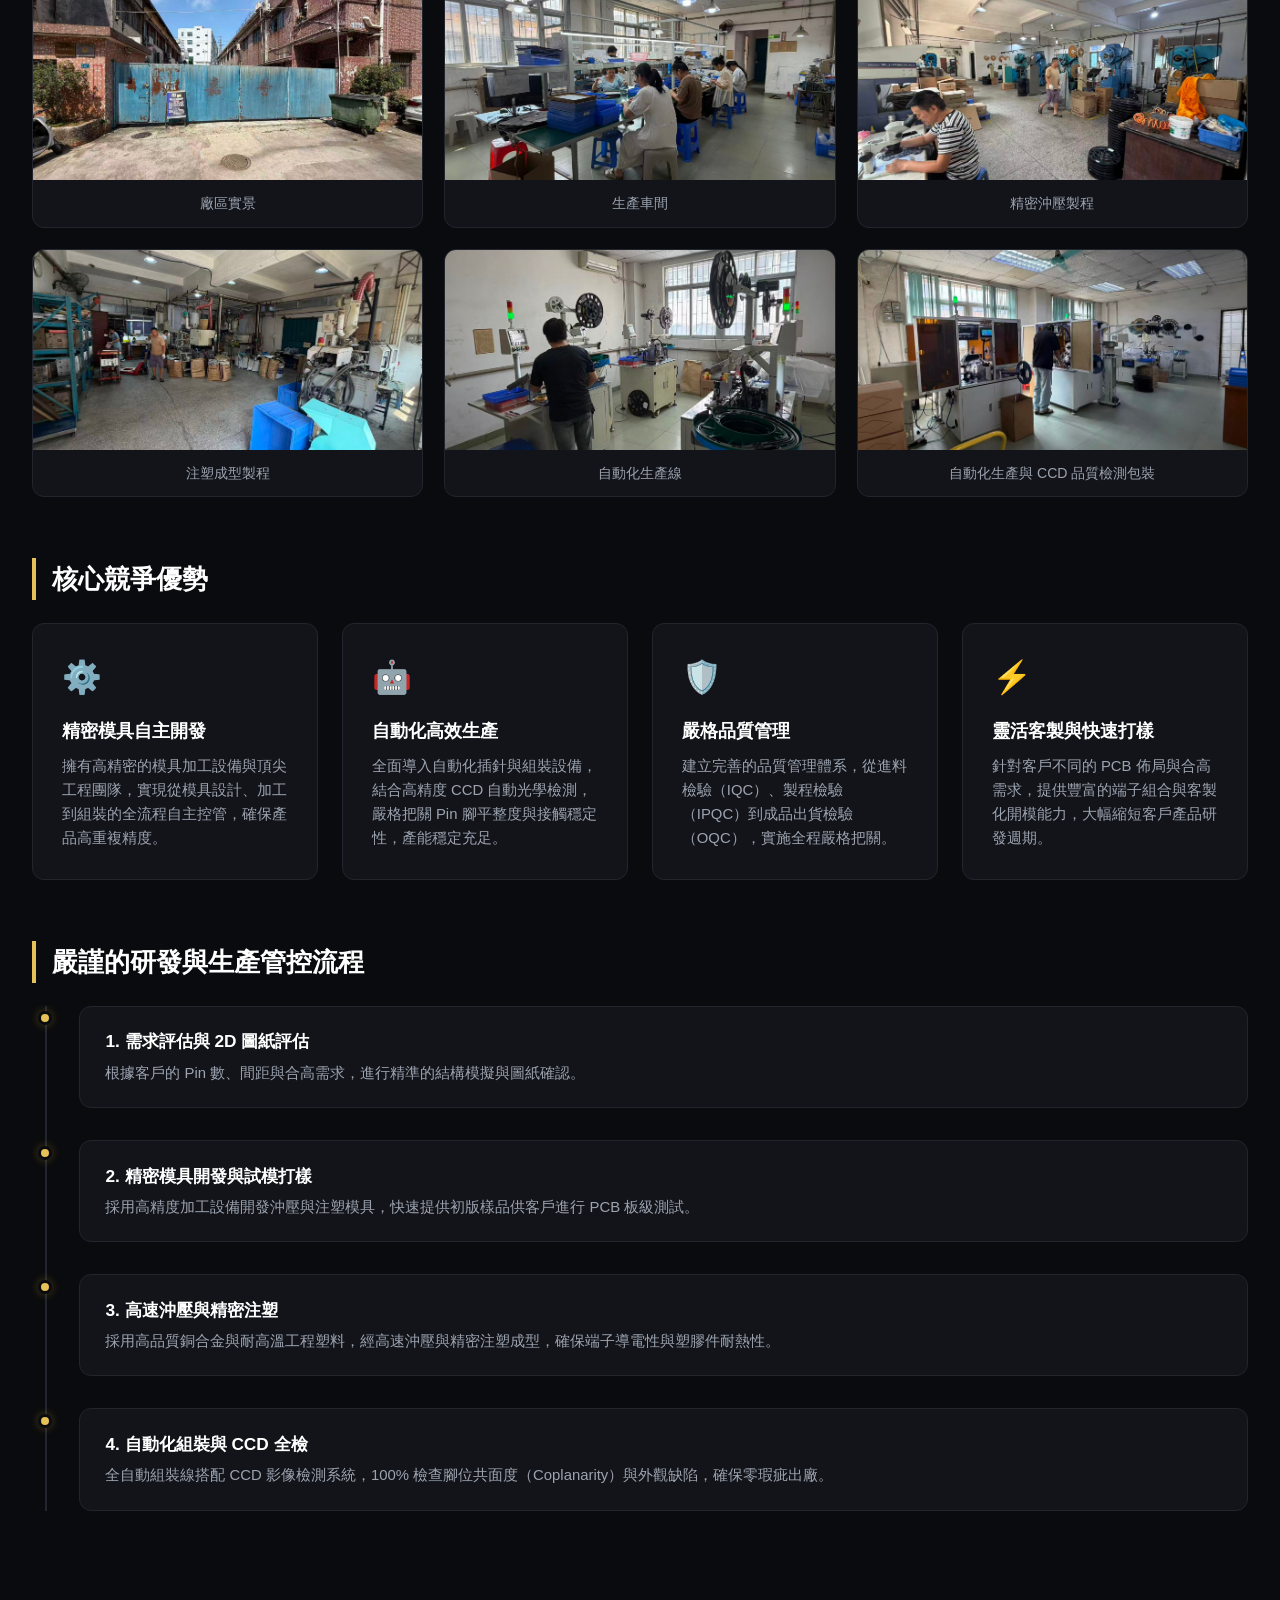
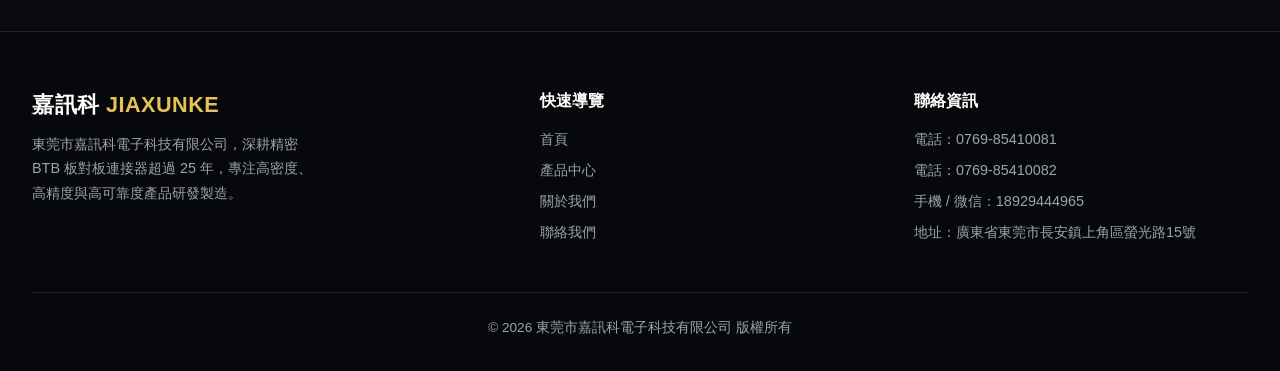
<file: about.html>
<!DOCTYPE html>
<html lang="zh-Hant">
<head>
  <meta charset="UTF-8">
  <meta name="viewport" content="width=device-width, initial-scale=1.0">
  <title>關於我們 | 東莞市嘉訊科電子科技有限公司</title>
  <meta name="description" content="東莞市嘉訊科電子科技有限公司深耕精密連接器產業 25 年以上，專注於 0.5/0.8mm 微距 BTB 板對板連接器研發與自主製造，提供高品質與快速打樣服務。">
  <meta name="keywords" content="嘉訊科, 關於嘉訊科, 嘉普歷史, 連接器廠, BTB板對板, 東莞長安鎮連接器">
  <link rel="stylesheet" href="style.css">
  <style>
    .about-hero {
      padding: 8.2rem 2rem 3.2rem;
      background: radial-gradient(ellipse at 50% 0%, var(--gold-tint) 0%, transparent 60%);
      border-bottom: 1px solid var(--border);
      text-align: center;
    }
    .about-hero h1 { font-size: clamp(1.8rem, 4vw, 2.4rem); color: #FFF; margin-bottom: 0.9rem; font-weight: 700; }
    .about-hero p { color: var(--text-muted); max-width: 720px; margin: 0 auto; font-size: 1.05rem; }

    .container { max-width: 1280px; margin: 0 auto; padding: 3.5rem 2rem; }
    .block-space { margin-bottom: 3.8rem; }

    .metrics-grid {
      display: grid;
      grid-template-columns: repeat(auto-fit, minmax(220px, 1fr));
      gap: 1.3rem;
      margin-bottom: 3.8rem;
    }
    .metric-card {
      background: var(--bg-card);
      border: 1px solid var(--border);
      border-radius: var(--radius);
      padding: 1.7rem 1.4rem;
      text-align: center;
      position: relative;
      overflow: hidden;
      transition: all 0.25s;
    }
    .metric-card:hover { border-color: var(--accent); transform: translateY(-4px); }
    .metric-card::before {
      content: ""; position: absolute; top: 0; left: 0; width: 100%; height: 3px;
      background: var(--gold-gradient);
    }
    .metric-num { font-size: 2.1rem; font-weight: 700; color: var(--accent); margin-bottom: 0.25rem; }
    .metric-label { color: var(--text-muted); font-size: 0.92rem; }

    .intro-block {
      background: var(--bg-card);
      border: 1px solid var(--border);
      border-radius: var(--radius);
      padding: 2.2rem;
      margin-bottom: 3.8rem;
    }
    .intro-block p { color: var(--text-muted); margin-bottom: 1.1rem; font-size: 1rem; line-height: 1.8; }
    .intro-block p:last-child { margin-bottom: 0; }
    .intro-block strong { color: #FFF; }

    .history-track {
      display: grid;
      grid-template-columns: repeat(4, 1fr);
      gap: 1.2rem;
      margin-bottom: 3.8rem;
    }
    .history-item {
      background: var(--bg-card);
      border: 1px solid var(--border);
      border-radius: var(--radius);
      padding: 1.4rem 1.2rem;
      text-align: center;
      transition: border-color 0.25s, transform 0.25s;
    }
    .history-item:hover { border-color: var(--gold-border); transform: translateY(-3px); }
    .history-year {
      display: inline-block;
      font-size: 0.8rem;
      font-weight: 700;
      color: #141006;
      background: var(--gold-gradient);
      padding: 0.2rem 0.7rem;
      border-radius: 20px;
      margin-bottom: 0.7rem;
    }
    .history-item h3 { color: #FFF; font-size: 1rem; margin-bottom: 0.4rem; }
    .history-item p { color: var(--text-muted); font-size: 0.86rem; }

    .gallery-grid {
      display: grid;
      grid-template-columns: repeat(3, 1fr);
      gap: 1.3rem;
      margin-bottom: 3.8rem;
    }
    .gallery-item {
      background: var(--bg-card);
      border: 1px solid var(--border);
      border-radius: var(--radius);
      overflow: hidden;
      transition: all 0.25s;
    }
    .gallery-item:hover { border-color: var(--accent); transform: translateY(-3px); box-shadow: var(--shadow); }
    .gallery-img-wrap { width: 100%; height: 200px; overflow: hidden; background: var(--bg-card); }
    .gallery-img-wrap img { width: 100%; height: 100%; object-fit: cover; }
    .gallery-caption { padding: 0.75rem 1rem; color: var(--text-muted); font-size: 0.88rem; text-align: center; }

    .adv-grid {
      display: grid;
      grid-template-columns: repeat(auto-fit, minmax(260px, 1fr));
      gap: 1.5rem;
      margin-bottom: 3.8rem;
    }
    .adv-card {
      background: var(--bg-card);
      border: 1px solid var(--border);
      border-radius: var(--radius);
      padding: 1.8rem;
      transition: all 0.25s;
    }
    .adv-card:hover { border-color: var(--accent); transform: translateY(-4px); box-shadow: var(--shadow); }
    .adv-icon { font-size: 2rem; margin-bottom: 0.8rem; }
    .adv-card h3 { color: #FFF; font-size: 1.15rem; margin-bottom: 0.6rem; }
    .adv-card p { color: var(--text-muted); font-size: 0.93rem; }

    .timeline {
      position: relative;
      padding-left: 2rem;
      border-left: 2px solid var(--border);
      margin-left: 0.8rem;
    }
    .time-item { position: relative; margin-bottom: 2rem; }
    .time-item:last-child { margin-bottom: 0; }
    .time-dot {
      position: absolute;
      left: -2.55rem;
      top: 0.35rem;
      width: 14px; height: 14px;
      border-radius: 50%;
      background: var(--accent);
      border: 3px solid var(--bg-main);
      box-shadow: 0 0 10px var(--gold-glow);
    }
    .time-content {
      background: var(--bg-card);
      border: 1px solid var(--border);
      border-radius: var(--radius);
      padding: 1.35rem 1.6rem;
    }
    .time-content h4 { color: #FFF; font-size: 1.08rem; margin-bottom: 0.35rem; }
    .time-content p { color: var(--text-muted); font-size: 0.93rem; }

    @media (max-width: 900px) {
      .history-track { grid-template-columns: repeat(2, 1fr); }
      .gallery-grid { grid-template-columns: repeat(2, 1fr); }
    }
    @media (max-width: 520px) {
      .history-track, .gallery-grid { grid-template-columns: 1fr; }
    }
  </style>
</head>
<body>
  <header>
    <div class="nav-container">
      <a href="index.html" class="logo">嘉訊科 <span>JIAXUNKE</span></a>
      <ul class="nav-links">
        <li><a href="index.html" data-i18n="nav_home">首頁</a></li>
        <li><a href="products.html" data-i18n="nav_products">產品中心</a></li>
        <li><a href="about.html" class="active" data-i18n="nav_about">關於我們</a></li>
        <li><a href="contact.html" data-i18n="nav_contact">聯絡我們</a></li>
      </ul>
      <div class="lang-switch" id="lang-switch" aria-label="Language">
        <button type="button" class="lang-btn active" data-lang="zh-Hant">繁</button>
        <button type="button" class="lang-btn" data-lang="zh-Hans">簡</button>
        <button type="button" class="lang-btn" data-lang="en">EN</button>
      </div>
      <button type="button" class="menu-toggle" id="mobile-menu" aria-label="開啟選單" aria-expanded="false">
        <span></span><span></span><span></span>
      </button>
    </div>
  </header>

  <ul class="mobile-drawer" id="mobile-nav">
    <li><a href="index.html" data-i18n="nav_home">首頁</a></li>
    <li><a href="products.html" data-i18n="nav_products">產品中心</a></li>
    <li><a href="about.html" class="active" data-i18n="nav_about">關於我們</a></li>
    <li><a href="contact.html" data-i18n="nav_contact">聯絡我們</a></li>
  </ul>
  <div class="nav-backdrop" id="nav-backdrop" aria-hidden="true"></div>

  <div class="about-hero">
    <h1 data-i18n="hero_h1">聚焦高精密 BTB 連接器研發與製造</h1>
    <p data-i18n="hero_p">東莞市嘉訊科電子科技有限公司，致力於為全球電子製造業提供超高傳輸效率、高可靠性的微型化板對板連接解決方案。</p>
  </div>

  <div class="container">
    <div class="metrics-grid">
      <div class="metric-card">
        <div class="metric-num">±0.01<span style="font-size:1.1rem">mm</span></div>
        <div class="metric-label" data-i18n="m1">精密模具與沖壓精度</div>
      </div>
      <div class="metric-card">
        <div class="metric-num">0.5 / 0.8<span style="font-size:1.1rem">mm</span></div>
        <div class="metric-label" data-i18n="m2">主力微距 BTB 間距規格</div>
      </div>
      <div class="metric-card">
        <div class="metric-num">100<span style="font-size:1.1rem">%</span></div>
        <div class="metric-label" data-i18n="m3">全自動化 CCD 光學檢測</div>
      </div>
      <div class="metric-card">
        <div class="metric-num">24<span style="font-size:1.1rem">h</span></div>
        <div class="metric-label" data-i18n="m4">快速工程樣品響應</div>
      </div>
    </div>

    <h2 class="section-title-left" data-i18n="sec_intro">公司簡介</h2>
    <div class="intro-block">
      <p data-i18n="intro1"><strong>東莞市嘉訊科電子科技有限公司</strong>位於電子製造重鎮廣東省東莞市長安鎮，深耕精密電子連接器產業超過 <strong>25 年台資企業</strong>。公司前身為「嘉普」，歷經多年產業發展與技術累積，現以「嘉訊科」品牌持續投入電子連接器的研發、製造與銷售，憑藉長期累積的製造經驗與完整的生產能力，為客戶提供高品質、高可靠度的連接器產品與專業服務。</p>
      <p data-i18n="intro2">嘉訊科專注於 <strong>BTB（Board-to-Board，板對板）連接器</strong> 的研發與製造，主力產品涵蓋單槽、雙槽及 <strong>0.5mm、0.8mm 間距</strong> 等高密度板對板連接器，產品廣泛應用於智慧終端、工業控制、消費電子、車載電子及通訊設備等領域。</p>
      <p data-i18n="intro3">公司具備完整的<strong>自主製造能力</strong>，從精密金屬端子、塑膠射出成型，到連接器成品組裝，主要生產製程均由公司自主完成。透過端子沖壓、塑膠成型、產品組裝及自動化生產等完整製程，公司能有效掌握產品品質與生產效率，並快速配合客戶進行產品開發、規格調整及量產需求。</p>
      <p data-i18n="intro4">自嘉普時期開始，公司已累積超過 <strong>25 年的連接器製造經驗</strong>，在產品結構、生產工藝、模具配合、材料應用及量產管理等方面建立深厚的技術基礎。面對電子產品輕薄化、高密度及高可靠度的發展趨勢，嘉訊科持續投入自動化設備、製程改善與產品技術開發，不斷提升產品品質與製造效率。</p>
      <p data-i18n="intro5">嘉訊科始終以<strong>「高精度、高穩定、高效率、快速響應」</strong>為核心，從產品設計、生產製造到品質管理，嚴格控制各項製程品質，致力於提供穩定可靠的電子連接器產品，並以專業技術、完整製造能力及快速服務，與客戶建立長期穩定的合作關係。</p>
      <p data-i18n="intro6">未來，嘉訊科將持續深耕精密電子連接器領域，以超過 25 年的產業經驗與自主製造能力為基礎，持續拓展高密度、高精度及高可靠度連接器產品，提升研發與製造能力，為全球客戶提供更具競爭力的產品與服務。</p>
    </div>

    <h2 class="section-title-left" data-i18n="sec_history">公司沿革</h2>
    <div class="history-track">
      <div class="history-item">
        <span class="history-year" data-i18n="h_y1">嘉普時期</span>
        <h3 data-i18n="h_t1">連接器製造起步</h3>
        <p data-i18n="h_p1">以「嘉普」品牌投入精密連接器製造，累積沖壓、成型與組裝基礎能力。</p>
      </div>
      <div class="history-item">
        <span class="history-year">25+ YRS</span>
        <h3 data-i18n="h_t2">產業經驗沉澱</h3>
        <p data-i18n="h_p2">超過二十五年製造經驗，專注產品結構、模具配合與量產穩定性。</p>
      </div>
      <div class="history-item">
        <span class="history-year" data-i18n="h_y3">嘉訊科</span>
        <h3 data-i18n="h_t3">品牌升級聚焦</h3>
        <p data-i18n="h_p3">以「嘉訊科」品牌持續深耕 0.5 / 0.8mm 微距 BTB 板對板連接器。</p>
      </div>
      <div class="history-item">
        <span class="history-year" data-i18n="h_y4">現在</span>
        <h3 data-i18n="h_t4">精密製造交付</h3>
        <p data-i18n="h_p4">自主模具、自動化組裝與 100% CCD 全檢，支援快速打樣與穩定供貨。</p>
      </div>
    </div>

    <h2 class="section-title-left" data-i18n="sec_gallery">廠區與生產實景</h2>
    <div class="gallery-grid">
      <div class="gallery-item">
        <div class="gallery-img-wrap"><img src="images/factory-01.jpg" alt="廠區實景"></div>
        <div class="gallery-caption" data-i18n="cap1">廠區實景</div>
      </div>
      <div class="gallery-item">
        <div class="gallery-img-wrap"><img src="images/factory-02.jpg" alt="生產車間"></div>
        <div class="gallery-caption" data-i18n="cap2">生產車間</div>
      </div>
      <div class="gallery-item">
        <div class="gallery-img-wrap"><img src="images/factory-03.jpg" alt="精密沖壓製程"></div>
        <div class="gallery-caption" data-i18n="cap3">精密沖壓製程</div>
      </div>
      <div class="gallery-item">
        <div class="gallery-img-wrap"><img src="images/factory-04.jpg" alt="注塑成型製程"></div>
        <div class="gallery-caption" data-i18n="cap4">注塑成型製程</div>
      </div>
      <div class="gallery-item">
        <div class="gallery-img-wrap"><img src="images/factory-05.jpg" alt="自動化生產線"></div>
        <div class="gallery-caption" data-i18n="cap5">自動化生產線</div>
      </div>
      <div class="gallery-item">
        <div class="gallery-img-wrap"><img src="images/factory-06.jpg" alt="自動化生產與 CCD 品質檢測包裝"></div>
        <div class="gallery-caption" data-i18n="cap6">自動化生產與 CCD 品質檢測包裝</div>
      </div>
    </div>

    <h2 class="section-title-left" data-i18n="sec_adv">核心競爭優勢</h2>
    <div class="adv-grid">
      <div class="adv-card">
        <div class="adv-icon">⚙️</div>
        <h3 data-i18n="a1_h">精密模具自主開發</h3>
        <p data-i18n="a1_p">擁有高精密的模具加工設備與頂尖工程團隊，實現從模具設計、加工到組裝的全流程自主控管，確保產品高重複精度。</p>
      </div>
      <div class="adv-card">
        <div class="adv-icon">🤖</div>
        <h3 data-i18n="a2_h">自動化高效生產</h3>
        <p data-i18n="a2_p">全面導入自動化插針與組裝設備，結合高精度 CCD 自動光學檢測，嚴格把關 Pin 腳平整度與接觸穩定性，產能穩定充足。</p>
      </div>
      <div class="adv-card">
        <div class="adv-icon">🛡️</div>
        <h3 data-i18n="a3_h">嚴格品質管理</h3>
        <p data-i18n="a3_p">建立完善的品質管理體系，從進料檢驗（IQC）、製程檢驗（IPQC）到成品出貨檢驗（OQC），實施全程嚴格把關。</p>
      </div>
      <div class="adv-card">
        <div class="adv-icon">⚡</div>
        <h3 data-i18n="a4_h">靈活客製與快速打樣</h3>
        <p data-i18n="a4_p">針對客戶不同的 PCB 佈局與合高需求，提供豐富的端子組合與客製化開模能力，大幅縮短客戶產品研發週期。</p>
      </div>
    </div>

    <h2 class="section-title-left" data-i18n="sec_flow">嚴謹的研發與生產管控流程</h2>
    <div class="timeline">
      <div class="time-item">
        <div class="time-dot"></div>
        <div class="time-content">
          <h4 data-i18n="t1_h">1. 需求評估與 2D 圖紙評估</h4>
          <p data-i18n="t1_p">根據客戶的 Pin 數、間距與合高需求，進行精準的結構模擬與圖紙確認。</p>
        </div>
      </div>
      <div class="time-item">
        <div class="time-dot"></div>
        <div class="time-content">
          <h4 data-i18n="t2_h">2. 精密模具開發與試模打樣</h4>
          <p data-i18n="t2_p">採用高精度加工設備開發沖壓與注塑模具，快速提供初版樣品供客戶進行 PCB 板級測試。</p>
        </div>
      </div>
      <div class="time-item">
        <div class="time-dot"></div>
        <div class="time-content">
          <h4 data-i18n="t3_h">3. 高速沖壓與精密注塑</h4>
          <p data-i18n="t3_p">採用高品質銅合金與耐高溫工程塑料，經高速沖壓與精密注塑成型，確保端子導電性與塑膠件耐熱性。</p>
        </div>
      </div>
      <div class="time-item">
        <div class="time-dot"></div>
        <div class="time-content">
          <h4 data-i18n="t4_h">4. 自動化組裝與 CCD 全檢</h4>
          <p data-i18n="t4_p">全自動組裝線搭配 CCD 影像檢測系統，100% 檢查腳位共面度（Coplanarity）與外觀缺陷，確保零瑕疵出廠。</p>
        </div>
      </div>
    </div>
  </div>

  <footer>
    <div class="footer-inner">
      <div class="footer-brand">
        <a href="index.html" class="logo">嘉訊科 <span>JIAXUNKE</span></a>
        <p data-i18n="footer_desc">東莞市嘉訊科電子科技有限公司，深耕精密 BTB 板對板連接器超過 25 年，專注高密度、高精度與高可靠度產品研發製造。</p>
      </div>
      <div class="footer-col">
        <h4 data-i18n="footer_nav">快速導覽</h4>
        <ul>
          <li><a href="index.html" data-i18n="nav_home">首頁</a></li>
          <li><a href="products.html" data-i18n="nav_products">產品中心</a></li>
          <li><a href="about.html" data-i18n="nav_about">關於我們</a></li>
          <li><a href="contact.html" data-i18n="nav_contact">聯絡我們</a></li>
        </ul>
      </div>
      <div class="footer-col">
        <h4 data-i18n="footer_contact">聯絡資訊</h4>
        <ul>
          <li><a href="tel:076985410081" data-i18n="footer_tel1">電話：0769-85410081</a></li>
          <li><a href="tel:076985410082" data-i18n="footer_tel2">電話：0769-85410082</a></li>
          <li><a href="tel:18929444965" data-i18n="footer_mobile">手機 / 微信：18929444965</a></li>
          <li data-i18n="footer_addr">地址：廣東省東莞市長安鎮上角區螢光路15號</li>
        </ul>
      </div>
    </div>
    <div class="footer-bottom" data-i18n="footer_copy">© 2026 東莞市嘉訊科電子科技有限公司 版權所有</div>
  </footer>

  <script>
    window.JXK_PAGE_I18N = {
      "zh-Hant": {
        nav_home: "首頁", nav_products: "產品中心", nav_about: "關於我們", nav_contact: "聯絡我們",
        hero_h1: "聚焦高精密 BTB 連接器研發與製造",
        hero_p: "東莞市嘉訊科電子科技有限公司，致力於為全球電子製造業提供超高傳輸效率、高可靠性的微型化板對板連接解決方案。",
        m1: "精密模具與沖壓精度", m2: "主力微距 BTB 間距規格", m3: "全自動化 CCD 光學檢測", m4: "快速工程樣品響應",
        sec_intro: "公司簡介", sec_history: "公司沿革", sec_gallery: "廠區與生產實景", sec_adv: "核心競爭優勢", sec_flow: "嚴謹的研發與生產管控流程",
        intro1: "<strong>東莞市嘉訊科電子科技有限公司</strong>位於電子製造重鎮廣東省東莞市長安鎮，深耕精密電子連接器產業超過 <strong>25 年台資企業</strong>。公司前身為「嘉普」，歷經多年產業發展與技術累積，現以「嘉訊科」品牌持續投入電子連接器的研發、製造與銷售，憑藉長期累積的製造經驗與完整的生產能力，為客戶提供高品質、高可靠度的連接器產品與專業服務。",
        intro2: "嘉訊科專注於 <strong>BTB（Board-to-Board，板對板）連接器</strong> 的研發與製造，主力產品涵蓋單槽、雙槽及 <strong>0.5mm、0.8mm 間距</strong> 等高密度板對板連接器，產品廣泛應用於智慧終端、工業控制、消費電子、車載電子及通訊設備等領域。",
        intro3: "公司具備完整的<strong>自主製造能力</strong>，從精密金屬端子、塑膠射出成型，到連接器成品組裝，主要生產製程均由公司自主完成。透過端子沖壓、塑膠成型、產品組裝及自動化生產等完整製程，公司能有效掌握產品品質與生產效率，並快速配合客戶進行產品開發、規格調整及量產需求。",
        intro4: "自嘉普時期開始，公司已累積超過 <strong>25 年的連接器製造經驗</strong>，在產品結構、生產工藝、模具配合、材料應用及量產管理等方面建立深厚的技術基礎。面對電子產品輕薄化、高密度及高可靠度的發展趨勢，嘉訊科持續投入自動化設備、製程改善與產品技術開發，不斷提升產品品質與製造效率。",
        intro5: "嘉訊科始終以<strong>「高精度、高穩定、高效率、快速響應」</strong>為核心，從產品設計、生產製造到品質管理，嚴格控制各項製程品質，致力於提供穩定可靠的電子連接器產品，並以專業技術、完整製造能力及快速服務，與客戶建立長期穩定的合作關係。",
        intro6: "未來，嘉訊科將持續深耕精密電子連接器領域，以超過 25 年的產業經驗與自主製造能力為基礎，持續拓展高密度、高精度及高可靠度連接器產品，提升研發與製造能力，為全球客戶提供更具競爭力的產品與服務。",
        h_y1: "嘉普時期", h_t1: "連接器製造起步", h_p1: "以「嘉普」品牌投入精密連接器製造，累積沖壓、成型與組裝基礎能力。",
        h_t2: "產業經驗沉澱", h_p2: "超過二十五年製造經驗，專注產品結構、模具配合與量產穩定性。",
        h_y3: "嘉訊科", h_t3: "品牌升級聚焦", h_p3: "以「嘉訊科」品牌持續深耕 0.5 / 0.8mm 微距 BTB 板對板連接器。",
        h_y4: "現在", h_t4: "精密製造交付", h_p4: "自主模具、自動化組裝與 100% CCD 全檢，支援快速打樣與穩定供貨。",
        cap1: "廠區實景", cap2: "生產車間", cap3: "精密沖壓製程", cap4: "注塑成型製程", cap5: "自動化生產線", cap6: "自動化生產與 CCD 品質檢測包裝",
        a1_h: "精密模具自主開發", a1_p: "擁有高精密的模具加工設備與頂尖工程團隊，實現從模具設計、加工到組裝的全流程自主控管，確保產品高重複精度。",
        a2_h: "自動化高效生產", a2_p: "全面導入自動化插針與組裝設備，結合高精度 CCD 自動光學檢測，嚴格把關 Pin 腳平整度與接觸穩定性，產能穩定充足。",
        a3_h: "嚴格品質管理", a3_p: "建立完善的品質管理體系，從進料檢驗（IQC）、製程檢驗（IPQC）到成品出貨檢驗（OQC），實施全程嚴格把關。",
        a4_h: "靈活客製與快速打樣", a4_p: "針對客戶不同的 PCB 佈局與合高需求，提供豐富的端子組合與客製化開模能力，大幅縮短客戶產品研發週期。",
        t1_h: "1. 需求評估與 2D 圖紙評估", t1_p: "根據客戶的 Pin 數、間距與合高需求，進行精準的結構模擬與圖紙確認。",
        t2_h: "2. 精密模具開發與試模打樣", t2_p: "採用高精度加工設備開發沖壓與注塑模具，快速提供初版樣品供客戶進行 PCB 板級測試。",
        t3_h: "3. 高速沖壓與精密注塑", t3_p: "採用高品質銅合金與耐高溫工程塑料，經高速沖壓與精密注塑成型，確保端子導電性與塑膠件耐熱性。",
        t4_h: "4. 自動化組裝與 CCD 全檢", t4_p: "全自動組裝線搭配 CCD 影像檢測系統，100% 檢查腳位共面度（Coplanarity）與外觀缺陷，確保零瑕疵出廠。",
        footer_desc: "東莞市嘉訊科電子科技有限公司，深耕精密 BTB 板對板連接器超過 25 年，專注高密度、高精度與高可靠度產品研發製造。",
        footer_nav: "快速導覽", footer_contact: "聯絡資訊",
        footer_tel1: "電話：0769-85410081", footer_tel2: "電話：0769-85410082",
        footer_mobile: "手機 / 微信：18929444965", footer_addr: "地址：廣東省東莞市長安鎮上角區螢光路15號",
        footer_copy: "© 2026 東莞市嘉訊科電子科技有限公司 版權所有"
      },
      "zh-Hans": {
        nav_home: "首页", nav_products: "产品中心", nav_about: "关于我们", nav_contact: "联系我们",
        hero_h1: "聚焦高精密 BTB 连接器研发与制造",
        hero_p: "东莞市嘉讯科电子科技有限公司，致力于为全球电子制造业提供超高传输效率、高可靠性的微型化板对板连接解决方案。",
        m1: "精密模具与冲压精度", m2: "主力微距 BTB 间距规格", m3: "全自动化 CCD 光学检测", m4: "快速工程样品响应",
        sec_intro: "公司简介", sec_history: "公司沿革", sec_gallery: "厂区与生产实景", sec_adv: "核心竞争优势", sec_flow: "严谨的研发与生产管控流程",
        intro1: "<strong>东莞市嘉讯科电子科技有限公司</strong>位于电子制造重镇广东省东莞市长安镇，深耕精密电子连接器产业超过 <strong>25 年台资企业</strong>。公司前身为「嘉普」，历经多年产业发展与技术累积，现以「嘉讯科」品牌持续投入电子连接器的研发、制造与销售，凭借长期累积的制造经验与完整的生产能力，为客户提供高品质、高可靠度的连接器产品与专业服务。",
        intro2: "嘉讯科专注于 <strong>BTB（Board-to-Board，板对板）连接器</strong> 的研发与制造，主力产品涵盖单槽、双槽及 <strong>0.5mm、0.8mm 间距</strong> 等高密度板对板连接器，产品广泛应用于智慧终端、工业控制、消费电子、车载电子及通讯设备等领域。",
        intro3: "公司具备完整的<strong>自主制造能力</strong>，从精密金属端子、塑胶射出成型，到连接器成品组装，主要生产制程均由公司自主完成。通过端子冲压、塑胶成型、产品组装及自动化生产等完整制程，公司能有效掌握产品品质与生产效率，并快速配合客户进行产品开发、规格调整及量产需求。",
        intro4: "自嘉普时期开始，公司已累积超过 <strong>25 年的连接器制造经验</strong>，在产品结构、生产工艺、模具配合、材料应用及量产管理等方面建立深厚的技术基础。面对电子产品轻薄化、高密度及高可靠度的发展趋势，嘉讯科持续投入自动化设备、制程改善与产品技术开发，不断提升产品品质与制造效率。",
        intro5: "嘉讯科始终以<strong>「高精度、高稳定、高效率、快速响应」</strong>为核心，从产品设计、生产制造到品质管理，严格控制各项制程品质，致力于提供稳定可靠的电子连接器产品，并以专业技术、完整制造能力及快速服务，与客户建立长期稳定的合作关系。",
        intro6: "未来，嘉讯科将持续深耕精密电子连接器领域，以超过 25 年的产业经验与自主制造能力为基础，持续拓展高密度、高精度及高可靠度连接器产品，提升研发与制造能力，为全球客户提供更具竞争力的产品与服务。",
        h_y1: "嘉普时期", h_t1: "连接器制造起步", h_p1: "以「嘉普」品牌投入精密连接器制造，累积冲压、成型与组装基础能力。",
        h_t2: "产业经验沉淀", h_p2: "超过二十五年制造经验，专注产品结构、模具配合与量产稳定性。",
        h_y3: "嘉讯科", h_t3: "品牌升级聚焦", h_p3: "以「嘉讯科」品牌持续深耕 0.5 / 0.8mm 微距 BTB 板对板连接器。",
        h_y4: "现在", h_t4: "精密制造交付", h_p4: "自主模具、自动化组装与 100% CCD 全检，支持快速打样与稳定供货。",
        cap1: "厂区实景", cap2: "生产车间", cap3: "精密冲压制程", cap4: "注塑成型制程", cap5: "自动化生产线", cap6: "自动化生产与 CCD 品质检测包装",
        a1_h: "精密模具自主开发", a1_p: "拥有高精密的模具加工设备与顶尖工程团队，实现从模具设计、加工到组装的全流程自主控管，确保产品高重复精度。",
        a2_h: "自动化高效生产", a2_p: "全面导入自动化插针与组装设备，结合高精度 CCD 自动光学检测，严格把关 Pin 脚平整度与接触稳定性，产能稳定充足。",
        a3_h: "严格品质管理", a3_p: "建立完善的品质管理体系，从进料检验（IQC）、制程检验（IPQC）到成品出货检验（OQC），实施全程严格把关。",
        a4_h: "灵活客制与快速打样", a4_p: "针对客户不同的 PCB 布局与合高需求，提供丰富的端子组合与客制化开模能力，大幅缩短客户产品研发周期。",
        t1_h: "1. 需求评估与 2D 图纸评估", t1_p: "根据客户的 Pin 数、间距与合高需求，进行精准的结构模拟与图纸确认。",
        t2_h: "2. 精密模具开发与试模打样", t2_p: "采用高精度加工设备开发冲压与注塑模具，快速提供初版样品供客户进行 PCB 板级测试。",
        t3_h: "3. 高速冲压与精密注塑", t3_p: "采用高品质铜合金与耐高温工程塑料，经高速冲压与精密注塑成型，确保端子导电性与塑胶件耐热性。",
        t4_h: "4. 自動化組裝與 CCD 全檢", t4_p: "全自动组装线搭配 CCD 影像检测系统，100% 检查脚位共面度（Coplanarity）与外观缺陷，确保零瑕疵出厂。",
        footer_desc: "东莞市嘉讯科电子科技有限公司，深耕精密 BTB 板对板连接器超过 25 年，专注高密度、高精度与高可靠度产品研发制造。",
        footer_nav: "快速导览", footer_contact: "联系信息",
        footer_tel1: "电话：0769-85410081", footer_tel2: "电话：0769-85410082",
        footer_mobile: "手机 / 微信：18929444965", footer_addr: "地址：广东省东莞市长安镇上角区荧光路15号",
        footer_copy: "© 2026 东莞市嘉讯科电子科技有限公司 版权所有"
      },
      "en": {
        nav_home: "Home", nav_products: "Products", nav_about: "About", nav_contact: "Contact",
        hero_h1: "Fine-Pitch BTB Connector Design & Manufacturing",
        hero_p: "Dongguan Jiaxunke Electronics Technology Co., Ltd. supplies high-reliability fine-pitch board-to-board (BTB) interconnect solutions for global electronics OEMs and ODMs.",
        m1: "Precision tooling & stamping", m2: "0.5 / 0.8 mm fine-pitch BTB", m3: "100% automated optical inspection", m4: "24-hour sample response",
        sec_intro: "About Us", sec_history: "Company Journey", sec_gallery: "Factory & Production Floor", sec_adv: "Core Competencies", sec_flow: "Development & Production Flow",
        intro1: "<strong>Dongguan Jiaxunke Electronics Technology Co., Ltd.</strong> is based in Changan, Dongguan — a major electronics manufacturing hub. With more than <strong>25 years</strong> as a Taiwan-invested interconnect manufacturer (formerly “Jiapu”), we design, produce, and supply high-reliability connector products under the Jiaxunke brand.",
        intro2: "We specialize in <strong>board-to-board (BTB) connectors</strong>, including single-row and dual-row products at <strong>0.5 mm and 0.8 mm pitch</strong>. Applications include smart terminals, industrial controls, consumer electronics, automotive electronics, and communications equipment.",
        intro3: "We maintain <strong>in-house manufacturing</strong> from precision metal terminals and plastic injection molding to final connector assembly. Vertical control of stamping, molding, assembly, and automation supports consistent quality and fast response to development, specification changes, and volume production.",
        intro4: "Building on more than <strong>25 years of connector manufacturing experience</strong> since the Jiapu era, we continue to invest in automation, process improvement, and product technology to meet thinner, denser, and higher-reliability electronics trends.",
        intro5: "Guided by <strong>precision, stability, efficiency, and fast response</strong>, we control quality from design through production and inspection, and partner with customers through engineering support and reliable delivery.",
        intro6: "Looking ahead, Jiaxunke will continue to expand high-density, high-precision, high-reliability interconnect products and strengthen R&amp;D and manufacturing capability for global customers.",
        h_y1: "Jiapu Era", h_t1: "Connector Manufacturing Begins", h_p1: "Started precision connector manufacturing under the Jiapu brand, building stamping, molding and assembly capability.",
        h_t2: "25+ Years of Know-how", h_p2: "Decades of experience in product structure, tooling fit and stable volume production.",
        h_y3: "Jiaxunke", h_t3: "Brand Focus on Fine-Pitch BTB", h_p3: "Continuing under the Jiaxunke brand with focus on 0.5 / 0.8 mm fine-pitch BTB connectors.",
        h_y4: "Today", h_t4: "Precision Manufacturing & Delivery", h_p4: "In-house tooling, automated assembly and 100% AOI for fast samples and reliable supply.",
        cap1: "Factory exterior", cap2: "Production workshop", cap3: "Precision stamping", cap4: "Injection molding", cap5: "Automated assembly line", cap6: "Automated production, AOI & packaging",
        a1_h: "In-House Precision Tooling", a1_p: "High-precision tooling equipment and engineering team cover design, machining, and assembly to maintain tight process capability and repeatability.",
        a2_h: "Automated Assembly", a2_p: "Automated pin insertion and assembly with high-accuracy AOI to control pin coplanarity and contact stability, with stable capacity.",
        a3_h: "Full-Process Quality Control", a3_p: "IQC, IPQC, and OQC across incoming materials, in-process checks, and final inspection before shipment.",
        a4_h: "Customization & Fast Sampling", a4_p: "Flexible terminal combinations and custom tooling for different PCB layouts and stack heights to shorten customer development cycles.",
        t1_h: "1. Requirement & Drawing Review", t1_p: "Structural simulation and drawing confirmation based on pin count, pitch, and stack-height requirements.",
        t2_h: "2. Tooling & Prototyping", t2_p: "High-precision machining for stamping and mold tooling, with rapid first samples for PCB-level evaluation.",
        t3_h: "3. Stamping & Injection Molding", t3_p: "High-quality copper alloys and high-temperature engineering plastics processed by high-speed stamping and precision molding.",
        t4_h: "4. Automated Assembly & 100% AOI", t4_p: "Automated assembly with CCD inspection for 100% coplanarity and cosmetic defect screening before shipment.",
        footer_desc: "Dongguan Jiaxunke Electronics Technology Co., Ltd. — 25+ years specializing in precision BTB board-to-board connectors.",
        footer_nav: "Quick Links", footer_contact: "Contact",
        footer_tel1: "Tel: 0769-85410081", footer_tel2: "Tel: 0769-85410082",
        footer_mobile: "Mobile / WeChat: 18929444965",
        footer_addr: "Address: No.15 Yingguang Rd, Shangjiao, Changan, Dongguan, China",
        footer_copy: "© 2026 Dongguan Jiaxunke Electronics Technology Co., Ltd. All rights reserved"
      }
    };
  </script>
  <script src="main.js"></script>
</body>
</html>
</file>
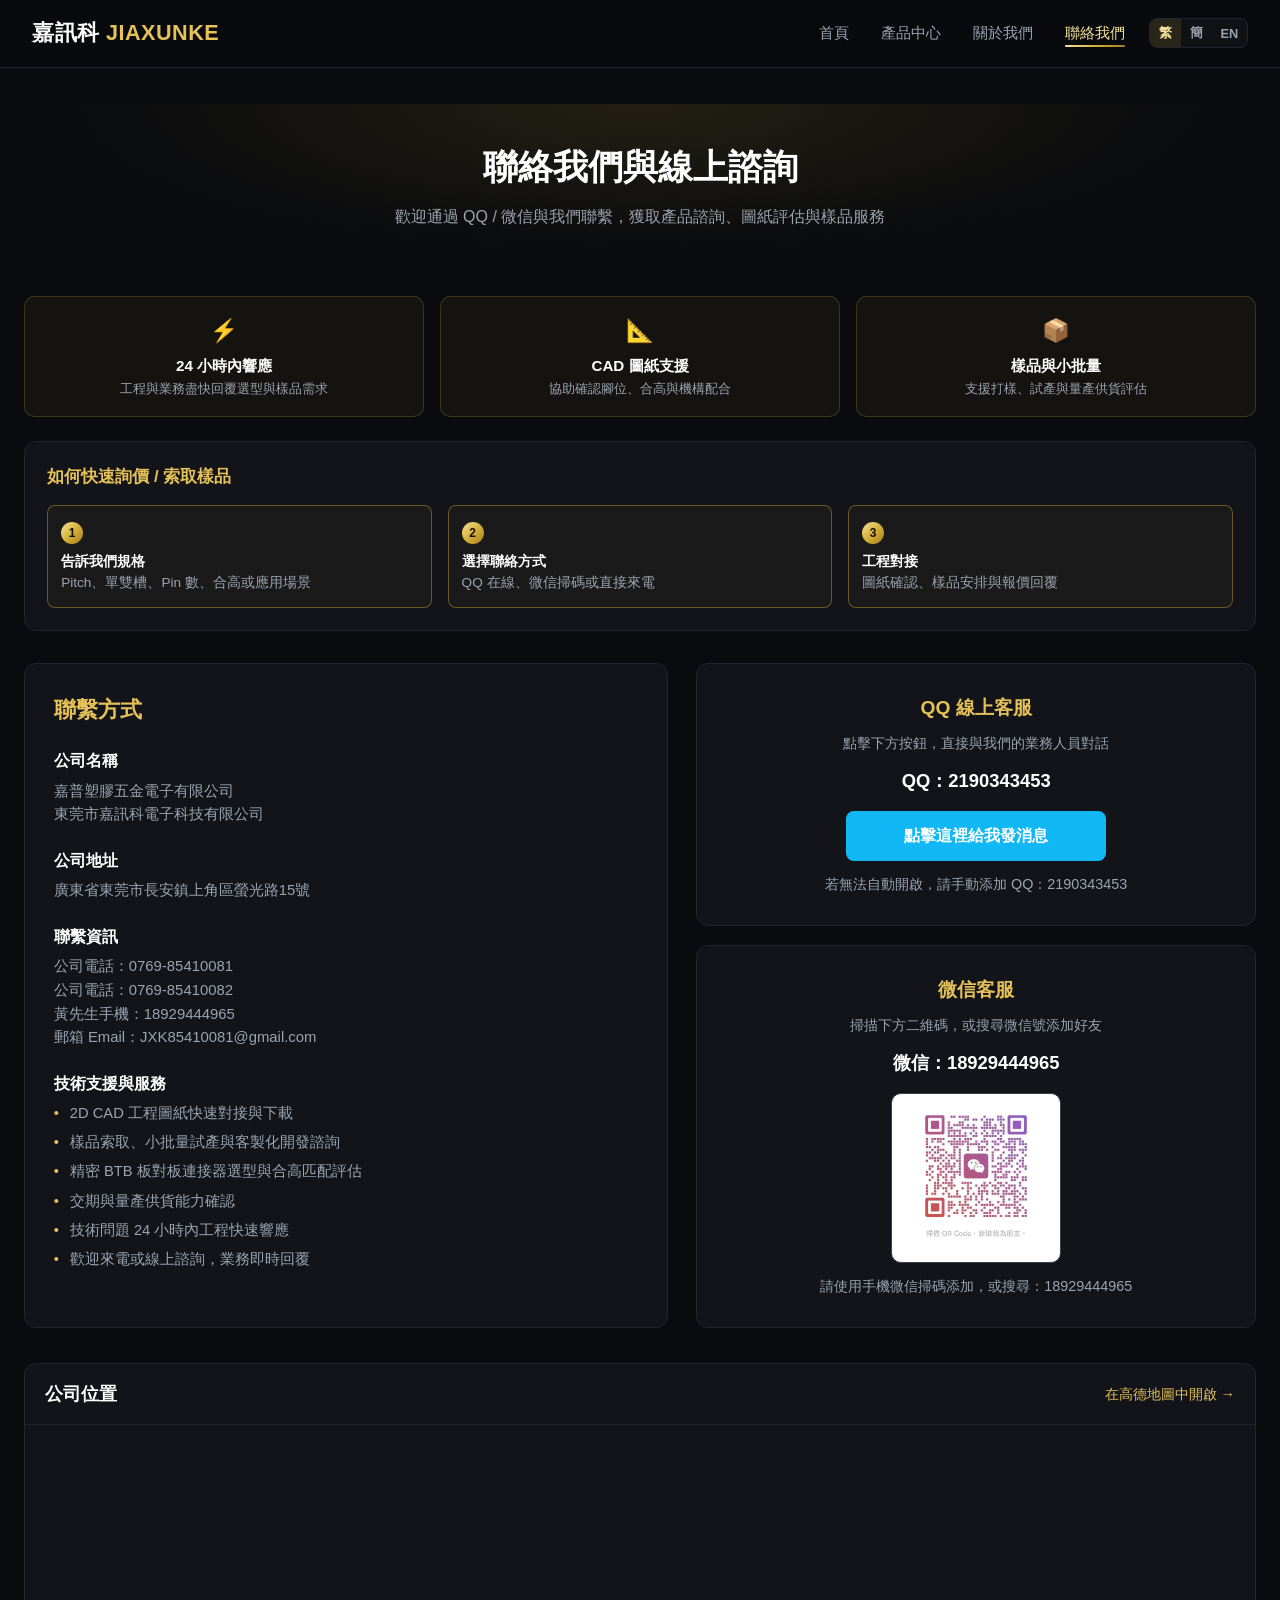
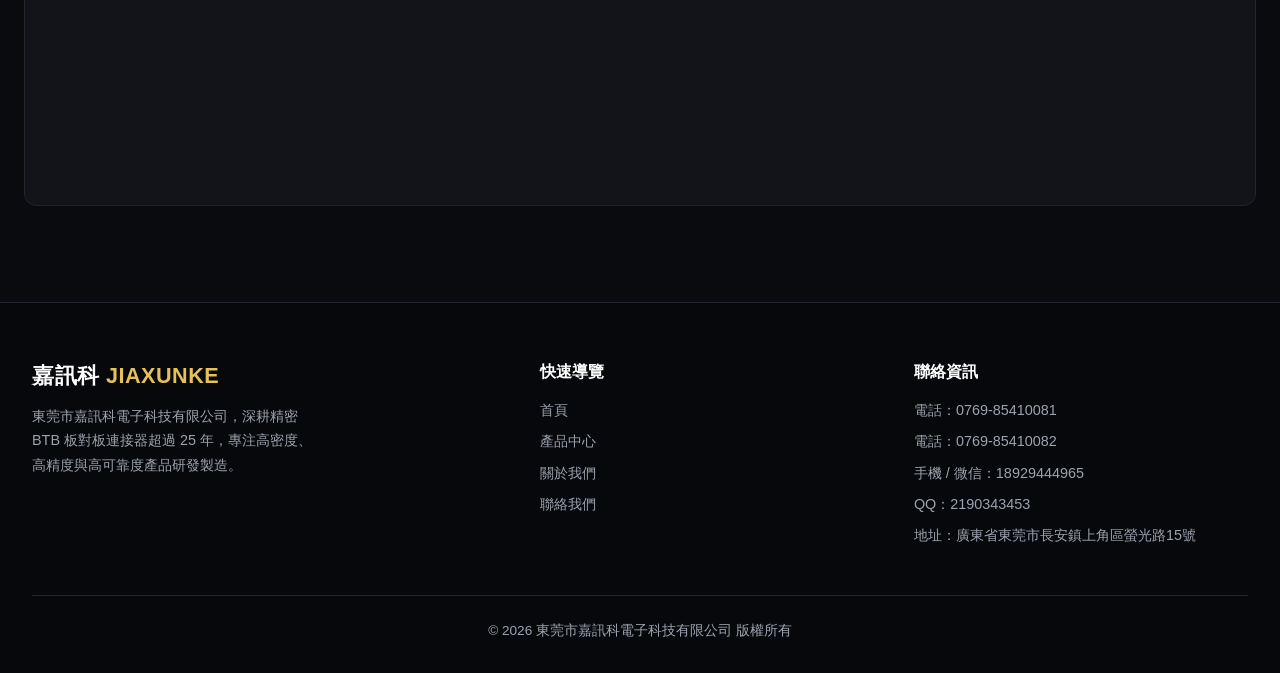
<file: contact.html>
<!DOCTYPE html>
<html lang="zh-Hant">
<head>
  <meta charset="UTF-8">
  <meta name="viewport" content="width=device-width, initial-scale=1.0">
  <title>聯絡我們 | 東莞市嘉訊科電子科技有限公司</title>
  <meta name="description" content="歡迎聯繫東莞市嘉訊科電子業務團隊，提供 BTB 板對板連接器產品諮詢、圖紙評估、樣品索取與客製化開發服務。">
  <link rel="stylesheet" href="style.css">
  <style>
    .container { max-width: 1280px; margin: 0 auto; padding: 6.5rem 1.5rem 2rem; }
    .page-title {
      text-align: center;
      padding: 2.2rem 1.5rem;
      margin-bottom: 2rem;
      border-radius: var(--radius);
      background: radial-gradient(ellipse at 50% 0%, var(--gold-tint) 0%, transparent 65%);
    }
    .page-title h1 { font-size: clamp(1.7rem, 4vw, 2.2rem); color: #FFF; margin-bottom: 0.5rem; }
    .page-title p { color: var(--text-muted); }

    .contact-promise, .steps-row {
      display: grid; grid-template-columns: repeat(3, 1fr); gap: 1rem;
    }
    .contact-promise { margin-bottom: 1.5rem; }
    .promise-item {
      background: rgba(212, 175, 55, 0.05);
      border: 1px solid rgba(212, 175, 55, 0.22);
      border-radius: 10px; padding: 1rem; text-align: center;
    }
    .promise-item .p-icon { font-size: 1.4rem; margin-bottom: 0.3rem; }
    .promise-item .p-title { color: #FFF; font-weight: 600; font-size: 0.95rem; }
    .promise-item .p-desc { color: var(--text-muted); font-size: 0.84rem; }

    .contact-steps {
      background: var(--bg-card); border: 1px solid var(--border);
      border-radius: var(--radius); padding: 1.4rem; margin-bottom: 2rem;
    }
    .contact-steps h3 { color: var(--accent); font-size: 1.05rem; margin-bottom: 0.9rem; }
    .step-item {
      background: rgba(212, 175, 55, 0.04); border: 1px solid var(--gold-border);
      border-radius: 8px; padding: 0.8rem;
    }
    .step-num {
      display: inline-block; width: 22px; height: 22px; line-height: 22px; text-align: center;
      border-radius: 50%; background: var(--gold-gradient);
      color: #141006; font-size: 0.75rem; font-weight: 700; margin-bottom: 0.4rem;
    }
    .step-item p { color: var(--text-muted); font-size: 0.85rem; }
    .step-item strong { color: #FFF; }

    .contact-grid {
      display: grid;
      grid-template-columns: 1.15fr 1fr;
      gap: 1.8rem;
      margin-bottom: 2.2rem;
    }
    .contact-info, .cs-card {
      background: var(--bg-card); border: 1px solid var(--border);
      border-radius: var(--radius); padding: 1.8rem;
    }
    .contact-info h2 { color: var(--accent); font-size: 1.35rem; margin-bottom: 1.3rem; }
    .info-item { margin-bottom: 1.3rem; }
    .info-item h3 { color: #FFF; font-size: 1rem; margin-bottom: 0.35rem; }
    .info-item p, .info-item a { color: var(--text-muted); font-size: 0.93rem; }
    .info-item a:hover { color: var(--accent-light); }
    .service-list { list-style: none; color: var(--text-muted); font-size: 0.92rem; }
    .service-list li { padding-left: 1rem; position: relative; margin-bottom: 0.35rem; }
    .service-list li::before { content: "•"; color: var(--accent); position: absolute; left: 0; }

    .service-panel { display: flex; flex-direction: column; gap: 1.2rem; }
    .cs-card { text-align: center; }
    .cs-card h2 { color: var(--accent); font-size: 1.2rem; margin-bottom: 0.5rem; }
    .cs-card p { color: var(--text-muted); font-size: 0.9rem; }
    .cs-number { font-size: 1.15rem; font-weight: 700; color: #FFF; margin: 0.7rem 0 1rem; }
    .btn-qq {
      display: inline-block; width: 100%; max-width: 260px; padding: 0.75rem 1.1rem;
      background: #12B7F5; color: #FFF; font-weight: 600; border-radius: 8px;
    }
    .btn-qq:hover { background: #0D8ECF; }
    .cs-tip { margin-top: 0.75rem; font-size: 0.8rem; color: var(--text-muted); }

    .wx-qr-box {
      width: 170px; height: 170px; margin: 0.75rem auto;
      background: #FFF; border: 1px solid var(--border-hover); border-radius: 10px; padding: 8px;
    }
    .wx-qr-box img { width: 100%; height: 100%; object-fit: contain; margin: 0 auto; }

    .map-section {
      background: var(--bg-card); border: 1px solid var(--border);
      border-radius: var(--radius); overflow: hidden;
    }
    .map-header {
      padding: 1rem 1.25rem; border-bottom: 1px solid var(--border);
      display: flex; justify-content: space-between; align-items: center;
    }
    .map-header h2 { font-size: 1.1rem; color: #FFF; }
    .map-header a { color: var(--accent); font-size: 0.9rem; }
    .map-header a:hover { color: var(--accent-light); }
    .map-embed { width: 100%; height: 380px; }
    .map-embed iframe { width: 100%; height: 100%; border: 0; }

    @media (max-width: 900px) {
      .contact-grid { grid-template-columns: 1fr; }
    }
    @media (max-width: 768px) {
      .contact-promise, .steps-row { grid-template-columns: 1fr; }
      .map-embed { height: 280px; }
    }
  </style>
</head>
<body>
  <header>
    <div class="nav-container">
      <a href="index.html" class="logo">嘉訊科 <span>JIAXUNKE</span></a>
      <ul class="nav-links">
        <li><a href="index.html" data-i18n="nav_home">首頁</a></li>
        <li><a href="products.html" data-i18n="nav_products">產品中心</a></li>
        <li><a href="about.html" data-i18n="nav_about">關於我們</a></li>
        <li><a href="contact.html" class="active" data-i18n="nav_contact">聯絡我們</a></li>
      </ul>
      <div class="lang-switch" id="lang-switch" aria-label="Language">
        <button type="button" class="lang-btn active" data-lang="zh-Hant">繁</button>
        <button type="button" class="lang-btn" data-lang="zh-Hans">簡</button>
        <button type="button" class="lang-btn" data-lang="en">EN</button>
      </div>
      <button type="button" class="menu-toggle" id="mobile-menu" aria-label="開啟選單" aria-expanded="false">
        <span></span><span></span><span></span>
      </button>
    </div>
  </header>

  <ul class="mobile-drawer" id="mobile-nav">
    <li><a href="index.html" data-i18n="nav_home">首頁</a></li>
    <li><a href="products.html" data-i18n="nav_products">產品中心</a></li>
    <li><a href="about.html" data-i18n="nav_about">關於我們</a></li>
    <li><a href="contact.html" class="active" data-i18n="nav_contact">聯絡我們</a></li>
  </ul>
  <div class="nav-backdrop" id="nav-backdrop" aria-hidden="true"></div>

  <div class="container">
    <div class="page-title">
      <h1 data-i18n="page_h1">聯絡我們與線上諮詢</h1>
      <p data-i18n="page_p">歡迎通過 QQ / 微信與我們聯繫，獲取產品諮詢、圖紙評估與樣品服務</p>
    </div>

    <div class="contact-promise">
      <div class="promise-item">
        <div class="p-icon">⚡</div>
        <div class="p-title" data-i18n="pr1_t">24 小時內響應</div>
        <div class="p-desc" data-i18n="pr1_d">工程與業務盡快回覆選型與樣品需求</div>
      </div>
      <div class="promise-item">
        <div class="p-icon">📐</div>
        <div class="p-title" data-i18n="pr2_t">CAD 圖紙支援</div>
        <div class="p-desc" data-i18n="pr2_d">協助確認腳位、合高與機構配合</div>
      </div>
      <div class="promise-item">
        <div class="p-icon">📦</div>
        <div class="p-title" data-i18n="pr3_t">樣品與小批量</div>
        <div class="p-desc" data-i18n="pr3_d">支援打樣、試產與量產供貨評估</div>
      </div>
    </div>

    <div class="contact-steps">
      <h3 data-i18n="steps_h">如何快速詢價 / 索取樣品</h3>
      <div class="steps-row">
        <div class="step-item">
          <div class="step-num">1</div>
          <p data-i18n="step1"><strong>告訴我們規格</strong><br>Pitch、單雙槽、Pin 數、合高或應用場景</p>
        </div>
        <div class="step-item">
          <div class="step-num">2</div>
          <p data-i18n="step2"><strong>選擇聯絡方式</strong><br>QQ 在線、微信掃碼或直接來電</p>
        </div>
        <div class="step-item">
          <div class="step-num">3</div>
          <p data-i18n="step3"><strong>工程對接</strong><br>圖紙確認、樣品安排與報價回覆</p>
        </div>
      </div>
    </div>

    <div class="contact-grid">
      <div class="contact-info">
        <h2 data-i18n="info_h">聯繫方式</h2>
        <div class="info-item">
          <h3 data-i18n="c_name">公司名稱</h3>
          <p data-i18n="co1">嘉普塑膠五金電子有限公司</p>
          <p data-i18n="co2">東莞市嘉訊科電子科技有限公司</p>
        </div>
        <div class="info-item">
          <h3 data-i18n="c_addr">公司地址</h3>
          <p data-i18n="addr_full">廣東省東莞市長安鎮上角區螢光路15號</p>
        </div>
        <div class="info-item">
          <h3 data-i18n="c_tel">聯繫資訊</h3>
          <p>
            <a href="tel:076985410081" data-i18n="tel1">公司電話：0769-85410081</a><br>
            <a href="tel:076985410082" data-i18n="tel2">公司電話：0769-85410082</a><br>
            <a href="tel:18929444965" data-i18n="tel3">黃先生手機：18929444965</a><br>
            <a href="mailto:JXK85410081@gmail.com" data-i18n="tel4">郵箱 Email：JXK85410081@gmail.com</a>
          </p>
        </div>
        <div class="info-item">
          <h3 data-i18n="c_svc">技術支援與服務</h3>
          <ul class="service-list">
            <li data-i18n="s1">2D CAD 工程圖紙快速對接與下載</li>
            <li data-i18n="s2">樣品索取、小批量試產與客製化開發諮詢</li>
            <li data-i18n="s3">精密 BTB 板對板連接器選型與合高匹配評估</li>
            <li data-i18n="s4">交期與量產供貨能力確認</li>
            <li data-i18n="s5">技術問題 24 小時內工程快速響應</li>
            <li data-i18n="s6">歡迎來電或線上諮詢，業務即時回覆</li>
          </ul>
        </div>
      </div>

      <div class="service-panel">
        <div class="cs-card">
          <h2 data-i18n="qq_h">QQ 線上客服</h2>
          <p data-i18n="qq_p">點擊下方按鈕，直接與我們的業務人員對話</p>
          <div class="cs-number">QQ：2190343453</div>
          <a target="_blank" rel="noopener" href="http://wpa.qq.com/msgrd?v=3&amp;uin=2190343453&amp;site=qq&amp;menu=yes" class="btn-qq" data-i18n="qq_btn">點擊這裡給我發消息</a>
          <p class="cs-tip" data-i18n="qq_tip">若無法自動開啟，請手動添加 QQ：2190343453</p>
        </div>

        <div class="cs-card">
          <h2 data-i18n="wx_h">微信客服</h2>
          <p data-i18n="wx_p">掃描下方二維碼，或搜尋微信號添加好友</p>
          <div class="cs-number">微信：18929444965</div>
          <div class="wx-qr-box">
            <img src="images/wechat-qr.png" alt="微信二維碼">
          </div>
          <p class="cs-tip" data-i18n="wx_tip">請使用手機微信掃碼添加，或搜尋：18929444965</p>
        </div>
      </div>
    </div>

    <div class="map-section">
      <div class="map-header">
        <h2 data-i18n="map_h">公司位置</h2>
        <a href="https://www.amap.com/place/B0FFG1XMAP" target="_blank" rel="noopener" data-i18n="map_link">在高德地圖中開啟 →</a>
      </div>
      <div class="map-embed">
        <iframe src="https://www.amap.com/ssr/embed/place?id=B0FFG1XMAP&name=%E5%98%89%E6%99%AE%E5%A1%91%E8%83%B6%E4%BA%94%E9%87%91%E7%94%B5%E5%AD%90%E5%8E%82&lng=113.722042&lat=22.798411&address=%E8%8E%B9%E5%85%89%E8%B7%AF15%E5%8F%B7&zoom=16&source=poi_detail&platform=pc" loading="lazy" title="公司位置地圖"></iframe>
      </div>
    </div>
  </div>

  <footer>
    <div class="footer-inner">
      <div class="footer-brand">
        <a href="index.html" class="logo">嘉訊科 <span>JIAXUNKE</span></a>
        <p data-i18n="footer_desc">東莞市嘉訊科電子科技有限公司，深耕精密 BTB 板對板連接器超過 25 年，專注高密度、高精度與高可靠度產品研發製造。</p>
      </div>
      <div class="footer-col">
        <h4 data-i18n="footer_nav">快速導覽</h4>
        <ul>
          <li><a href="index.html" data-i18n="nav_home">首頁</a></li>
          <li><a href="products.html" data-i18n="nav_products">產品中心</a></li>
          <li><a href="about.html" data-i18n="nav_about">關於我們</a></li>
          <li><a href="contact.html" data-i18n="nav_contact">聯絡我們</a></li>
        </ul>
      </div>
      <div class="footer-col">
        <h4 data-i18n="footer_contact">聯絡資訊</h4>
        <ul>
          <li><a href="tel:076985410081" data-i18n="footer_tel1">電話：0769-85410081</a></li>
          <li><a href="tel:076985410082" data-i18n="footer_tel2">電話：0769-85410082</a></li>
          <li data-i18n="footer_mobile">手機 / 微信：18929444965</li>
          <li data-i18n="footer_qq">QQ：2190343453</li>
          <li data-i18n="footer_addr">地址：廣東省東莞市長安鎮上角區螢光路15號</li>
        </ul>
      </div>
    </div>
    <div class="footer-bottom" data-i18n="footer_copy">© 2026 東莞市嘉訊科電子科技有限公司 版權所有</div>
  </footer>

  <script>
    window.JXK_PAGE_I18N = {
      "zh-Hant": {
        nav_home: "首頁", nav_products: "產品中心", nav_about: "關於我們", nav_contact: "聯絡我們",
        page_h1: "聯絡我們與線上諮詢", page_p: "歡迎通過 QQ / 微信與我們聯繫，獲取產品諮詢、圖紙評估與樣品服務",
        pr1_t: "24 小時內響應", pr1_d: "工程與業務盡快回覆選型與樣品需求",
        pr2_t: "CAD 圖紙支援", pr2_d: "協助確認腳位、合高與機構配合",
        pr3_t: "樣品與小批量", pr3_d: "支援打樣、試產與量產供貨評估",
        steps_h: "如何快速詢價 / 索取樣品",
        step1: "<strong>告訴我們規格</strong><br>Pitch、單雙槽、Pin 數、合高或應用場景",
        step2: "<strong>選擇聯絡方式</strong><br>QQ 在線、微信掃碼或直接來電",
        step3: "<strong>工程對接</strong><br>圖紙確認、樣品安排與報價回覆",
        info_h: "聯繫方式", c_name: "公司名稱", c_addr: "公司地址", c_tel: "聯繫資訊", c_svc: "技術支援與服務",
        co1: "嘉普塑膠五金電子有限公司", co2: "東莞市嘉訊科電子科技有限公司",
        addr_full: "廣東省東莞市長安鎮上角區螢光路15號",
        tel1: "公司電話：0769-85410081", tel2: "公司電話：0769-85410082", tel3: "黃先生手機：18929444965", tel4: "郵箱 Email：JXK85410081@gmail.com",
        s1: "2D CAD 工程圖紙快速對接與下載", s2: "樣品索取、小批量試產與客製化開發諮詢",
        s3: "精密 BTB 板對板連接器選型與合高匹配評估", s4: "交期與量產供貨能力確認",
        s5: "技術問題 24 小時內工程快速響應", s6: "歡迎來電或線上諮詢，業務即時回覆",
        qq_h: "QQ 線上客服", qq_p: "點擊下方按鈕，直接與我們的業務人員對話", qq_btn: "點擊這裡給我發消息",
        qq_tip: "若無法自動開啟，請手動添加 QQ：2190343453",
        wx_h: "微信客服", wx_p: "掃描下方二維碼，或搜尋微信號添加好友", wx_tip: "請使用手機微信掃碼添加，或搜尋：18929444965",
        map_h: "公司位置", map_link: "在高德地圖中開啟 →",
        footer_desc: "東莞市嘉訊科電子科技有限公司，深耕精密 BTB 板對板連接器超過 25 年，專注高密度、高精度與高可靠度產品研發製造。",
        footer_nav: "快速導覽", footer_contact: "聯絡資訊",
        footer_tel1: "電話：0769-85410081", footer_tel2: "電話：0769-85410082",
        footer_mobile: "手機 / 微信：18929444965", footer_qq: "QQ：2190343453",
        footer_addr: "地址：廣東省東莞市長安鎮上角區螢光路15號",
        footer_copy: "© 2026 東莞市嘉訊科電子科技有限公司 版權所有"
      },
      "zh-Hans": {
        nav_home: "首页", nav_products: "产品中心", nav_about: "关于我们", nav_contact: "联系我们",
        page_h1: "联系我们与在线咨询", page_p: "欢迎通过 QQ / 微信与我们联系，获取产品咨询、图纸评估与样品服务",
        pr1_t: "24 小时内响应", pr1_d: "工程与业务尽快回复选型与样品需求",
        pr2_t: "CAD 图纸支持", pr2_d: "协助确认脚位、合高与机构配合",
        pr3_t: "样品与小批量", pr3_d: "支持打样、试产与量产供货评估",
        steps_h: "如何快速询价 / 索取样品",
        step1: "<strong>告诉我们规格</strong><br>Pitch、单双槽、Pin 数、合高或应用场景",
        step2: "<strong>选择联络方式</strong><br>QQ 在线、微信扫码或直接来电",
        step3: "<strong>工程对接</strong><br>图纸确认、样品安排与报价回复",
        info_h: "联系方式", c_name: "公司名称", c_addr: "公司地址", c_tel: "联系信息", c_svc: "技术支持与服务",
        co1: "嘉普塑胶五金电子有限公司", co2: "东莞市嘉讯科电子科技有限公司",
        addr_full: "广东省东莞市长安镇上角区荧光路15号",
        tel1: "公司电话：0769-85410081", tel2: "公司电话：0769-85410082", tel3: "黄先生手机：18929444965", tel4: "邮箱 Email：JXK85410081@gmail.com",
        s1: "2D CAD 工程图纸快速对接与下载", s2: "样品索取、小批量试产与客制化开发咨询",
        s3: "精密 BTB 板对板连接器选型与合高匹配评估", s4: "交期与量产供货能力确认",
        s5: "技术问题 24 小时内工程快速响应", s6: "欢迎来电或在线咨询，业务即时回复",
        qq_h: "QQ 在线客服", qq_p: "点击下方按钮，直接与我们的业务人员对话", qq_btn: "点击这里给我发消息",
        qq_tip: "若无法自动开启，请手动添加 QQ：2190343453",
        wx_h: "微信客服", wx_p: "扫描下方二维码，或搜索微信号添加好友", wx_tip: "请使用手机微信扫码添加，或搜索：18929444965",
        map_h: "公司位置", map_link: "在高德地图中打开 →",
        footer_desc: "东莞市嘉讯科电子科技有限公司，深耕精密 BTB 板对板连接器超过 25 年，专注高密度、高精度与高可靠度产品研发制造。",
        footer_nav: "快速导览", footer_contact: "联系信息",
        footer_tel1: "电话：0769-85410081", footer_tel2: "电话：0769-85410082",
        footer_mobile: "手机 / 微信：18929444965", footer_qq: "QQ：2190343453",
        footer_addr: "地址：广东省东莞市长安镇上角区荧光路15号",
        footer_copy: "© 2026 东莞市嘉讯科电子科技有限公司 版权所有"
      },
      "en": {
        nav_home: "Home", nav_products: "Products", nav_about: "About", nav_contact: "Contact",
        page_h1: "Contact & Inquiry", page_p: "Contact us via QQ or WeChat for product consulting, drawing review, and sample requests",
        pr1_t: "Response within 24h", pr1_d: "Engineering and sales reply on selection and samples",
        pr2_t: "CAD drawing support", pr2_d: "Help confirm footprint, stack height and fit",
        pr3_t: "Samples & pilot runs", pr3_d: "Sampling, pilot and volume supply evaluation",
        steps_h: "How to inquire / request samples",
        step1: "<strong>Share your requirements</strong><br>Pitch, row type, pin count, stack height or application",
        step2: "<strong>Choose a contact method</strong><br>QQ chat, WeChat QR or phone",
        step3: "<strong>Engineering follow-up</strong><br>Drawing check, sample arrangement and quotation",
        info_h: "Contact Information", c_name: "Company Name", c_addr: "Address", c_tel: "Contact", c_svc: "Technical Support & Services",
        co1: "Jiapu Plastic Hardware Electronics Co., Ltd.", co2: "Dongguan Jiaxunke Electronics Technology Co., Ltd.",
        addr_full: "No.15 Yingguang Road, Shangjiao, Changan Town, Dongguan, Guangdong, China",
        tel1: "Office: 0769-85410081", tel2: "Office: 0769-85410082", tel3: "Mr. Huang: 18929444965", tel4: "Email: JXK85410081@gmail.com",
        s1: "2D CAD drawing support and download", s2: "Sample requests, pilot runs, and custom development",
        s3: "Fine-pitch BTB selection and stack-height matching", s4: "Lead time and volume supply confirmation",
        s5: "Engineering response within 24 hours", s6: "Call or message us — sales responds promptly",
        qq_h: "QQ Live Chat", qq_p: "Click below to chat with our sales team", qq_btn: "Message us on QQ",
        qq_tip: "If QQ does not open, please add: 2190343453",
        wx_h: "WeChat Support", wx_p: "Scan the QR code or search the WeChat ID to connect", wx_tip: "Scan with WeChat or search: 18929444965",
        map_h: "Our Location", map_link: "Open in Amap →",
        footer_desc: "Dongguan Jiaxunke Electronics Technology Co., Ltd. — 25+ years specializing in precision BTB board-to-board connectors.",
        footer_nav: "Quick Links", footer_contact: "Contact",
        footer_tel1: "Tel: 0769-85410081", footer_tel2: "Tel: 0769-85410082",
        footer_mobile: "Mobile / WeChat: 18929444965", footer_qq: "QQ: 2190343453",
        footer_addr: "Address: No.15 Yingguang Rd, Shangjiao, Changan, Dongguan, China",
        footer_copy: "© 2026 Dongguan Jiaxunke Electronics Technology Co., Ltd. All rights reserved"
      }
    };
  </script>
  <script src="main.js"></script>
</body>
</html>
</file>
<file: style.css>
:root {
  --bg-main: #0A0B0E;
  --bg-card: #12141A;
  --bg-footer: #07080B;
  /* 黑金漸變色票 */
  --accent: #E5C158;
  --accent-light: #F7E29C;
  --accent-blue: #B5892E; /* 向下相容舊變數名稱 */
  --gold-gradient: linear-gradient(135deg, #F7E29C 0%, #D4AF37 52%, #A67C23 100%);
  --gold-tint: rgba(212, 175, 55, 0.12);
  --gold-border: rgba(212, 175, 55, 0.42);
  --gold-glow: rgba(212, 175, 55, 0.32);
  --text-main: #F3F4F6;
  --text-muted: #9CA3AF;
  --border: #22252E;
  --border-hover: #3B3F4C;
  --radius: 12px;
  --shadow: 0 12px 28px rgba(0, 0, 0, 0.55);
}

* { margin: 0; padding: 0; box-sizing: border-box; }
html { scroll-behavior: smooth; }
body {
  background: var(--bg-main);
  color: var(--text-main);
  line-height: 1.6;
  font-family: "Microsoft YaHei", "PingFang TC", "Segoe UI", "Noto Sans TC", Arial, sans-serif;
  overflow-x: hidden;
}
a { text-decoration: none; color: inherit; }
img { max-width: 100%; display: block; border: 0; }

/* Header & Navigation */
header {
  position: fixed;
  top: 0; left: 0; width: 100%;
  z-index: 1000;
  background: rgba(10, 11, 14, 0.95);
  border-bottom: 1px solid var(--border);
}
.nav-container {
  max-width: 1280px;
  margin: 0 auto;
  padding: 1rem 2rem;
  display: flex;
  align-items: center;
  gap: 1.5rem;
}
.logo {
  font-size: 1.35rem;
  font-weight: 700;
  color: #FFF;
  letter-spacing: 0.5px;
  flex-shrink: 0;
}
.logo span { color: var(--accent); }

.nav-links {
  display: flex;
  align-items: center;
  gap: 2rem;
  list-style: none;
  margin-left: auto;
}
.nav-links a {
  color: var(--text-muted);
  font-size: 0.95rem;
  font-weight: 500;
  position: relative;
  transition: color 0.2s;
}
.nav-links a:hover,
.nav-links a.active { color: var(--accent-light); }
.nav-links a.active::after {
  content: "";
  position: absolute;
  bottom: -6px; left: 0;
  width: 100%; height: 2px;
  background: var(--gold-gradient);
  border-radius: 1px;
}

.lang-switch {
  display: inline-flex;
  border: 1px solid var(--border);
  border-radius: 8px;
  overflow: hidden;
  background: rgba(255, 255, 255, 0.03);
  flex-shrink: 0;
}
.lang-btn {
  background: transparent;
  border: none;
  color: var(--text-muted);
  font-size: 0.8rem;
  font-weight: 600;
  padding: 0.35rem 0.55rem;
  cursor: pointer;
  font-family: inherit;
  transition: all 0.2s;
}
.lang-btn:hover { color: var(--accent-light); }
.lang-btn.active {
  background: var(--gold-tint);
  color: var(--accent-light);
}

.menu-toggle {
  display: none;
  flex-direction: column;
  justify-content: center;
  gap: 5px;
  background: none;
  border: none;
  padding: 6px;
  cursor: pointer;
  z-index: 1003;
}
.menu-toggle span {
  width: 24px; height: 2px;
  background: var(--text-main);
  border-radius: 2px;
  transition: transform 0.3s, opacity 0.3s;
}
.menu-toggle.open span:nth-child(1) { transform: translateY(7px) rotate(45deg); }
.menu-toggle.open span:nth-child(2) { opacity: 0; }
.menu-toggle.open span:nth-child(3) { transform: translateY(-7px) rotate(-45deg); }

.nav-backdrop {
  display: none;
  position: fixed;
  inset: 0;
  background: rgba(0, 0, 0, 0.6);
  z-index: 1001;
}
.nav-backdrop.active { display: block; }

.mobile-drawer {
  display: none;
  position: fixed;
  top: 0; right: -100%;
  width: 78%; max-width: 300px;
  height: 100vh;
  background: var(--bg-card);
  border-left: 1px solid var(--border);
  padding: 5rem 1.5rem 2rem;
  list-style: none;
  z-index: 1002;
  overflow-y: auto;
  transition: right 0.3s ease;
}
.mobile-drawer.active { right: 0; }
.mobile-drawer li { border-bottom: 1px solid var(--border); }
.mobile-drawer a {
  display: block;
  padding: 1rem 0.25rem;
  font-size: 1.05rem;
  color: var(--text-main);
}
.mobile-drawer a.active { color: var(--accent-light); }

/* Shared Buttons & Sections */
.btn-primary {
  display: inline-flex;
  align-items: center;
  justify-content: center;
  padding: 0.9rem 2rem;
  background: var(--gold-gradient);
  color: #141006;
  font-weight: 700;
  border-radius: 8px;
  font-size: 0.95rem;
  transition: all 0.25s ease;
  box-shadow: 0 4px 18px var(--gold-glow);
}
.btn-primary:hover {
  transform: translateY(-2px);
  filter: brightness(1.06);
  box-shadow: 0 8px 28px rgba(212, 175, 55, 0.45);
}
.btn-secondary {
  display: inline-flex;
  align-items: center;
  justify-content: center;
  padding: 0.9rem 2rem;
  background: transparent;
  border: 1px solid var(--border-hover);
  color: #FFF;
  font-weight: 600;
  border-radius: 8px;
  font-size: 0.95rem;
  transition: all 0.25s ease;
}
.btn-secondary:hover {
  border-color: var(--accent);
  color: var(--accent-light);
  background: var(--gold-tint);
  transform: translateY(-2px);
}

.section-title-left {
  font-size: 1.65rem;
  color: #FFF;
  margin-bottom: 1.4rem;
  border-left: 4px solid var(--accent);
  padding-left: 1rem;
  font-weight: 700;
}

/* Footer */
footer {
  border-top: 1px solid var(--border);
  background: var(--bg-footer);
  padding: 3.5rem 2rem 2rem;
  margin-top: 4rem;
}
.footer-inner {
  max-width: 1280px;
  margin: 0 auto 2.5rem;
  display: grid;
  grid-template-columns: 1.4fr 1fr 1fr;
  gap: 2.5rem;
}
.footer-brand p {
  color: var(--text-muted);
  font-size: 0.9rem;
  line-height: 1.7;
  max-width: 280px;
  margin-top: 0.6rem;
}
.footer-col h4 { color: #FFF; font-size: 1rem; margin-bottom: 0.9rem; font-weight: 600; }
.footer-col ul { list-style: none; }
.footer-col li { margin-bottom: 0.5rem; color: var(--text-muted); font-size: 0.9rem; }
.footer-col a:hover { color: var(--accent-light); }
.footer-bottom {
  max-width: 1280px;
  margin: 0 auto;
  padding-top: 1.5rem;
  border-top: 1px solid var(--border);
  text-align: center;
  color: var(--text-muted);
  font-size: 0.85rem;
}

@media (max-width: 768px) {
  .nav-container { padding: 0.9rem 1rem; }
  .nav-links { display: none; }
  .lang-switch { margin-left: auto; }
  .menu-toggle { display: flex; }
  .mobile-drawer { display: block; }
  .footer-inner { grid-template-columns: 1fr; gap: 2rem; }
}
</file>
